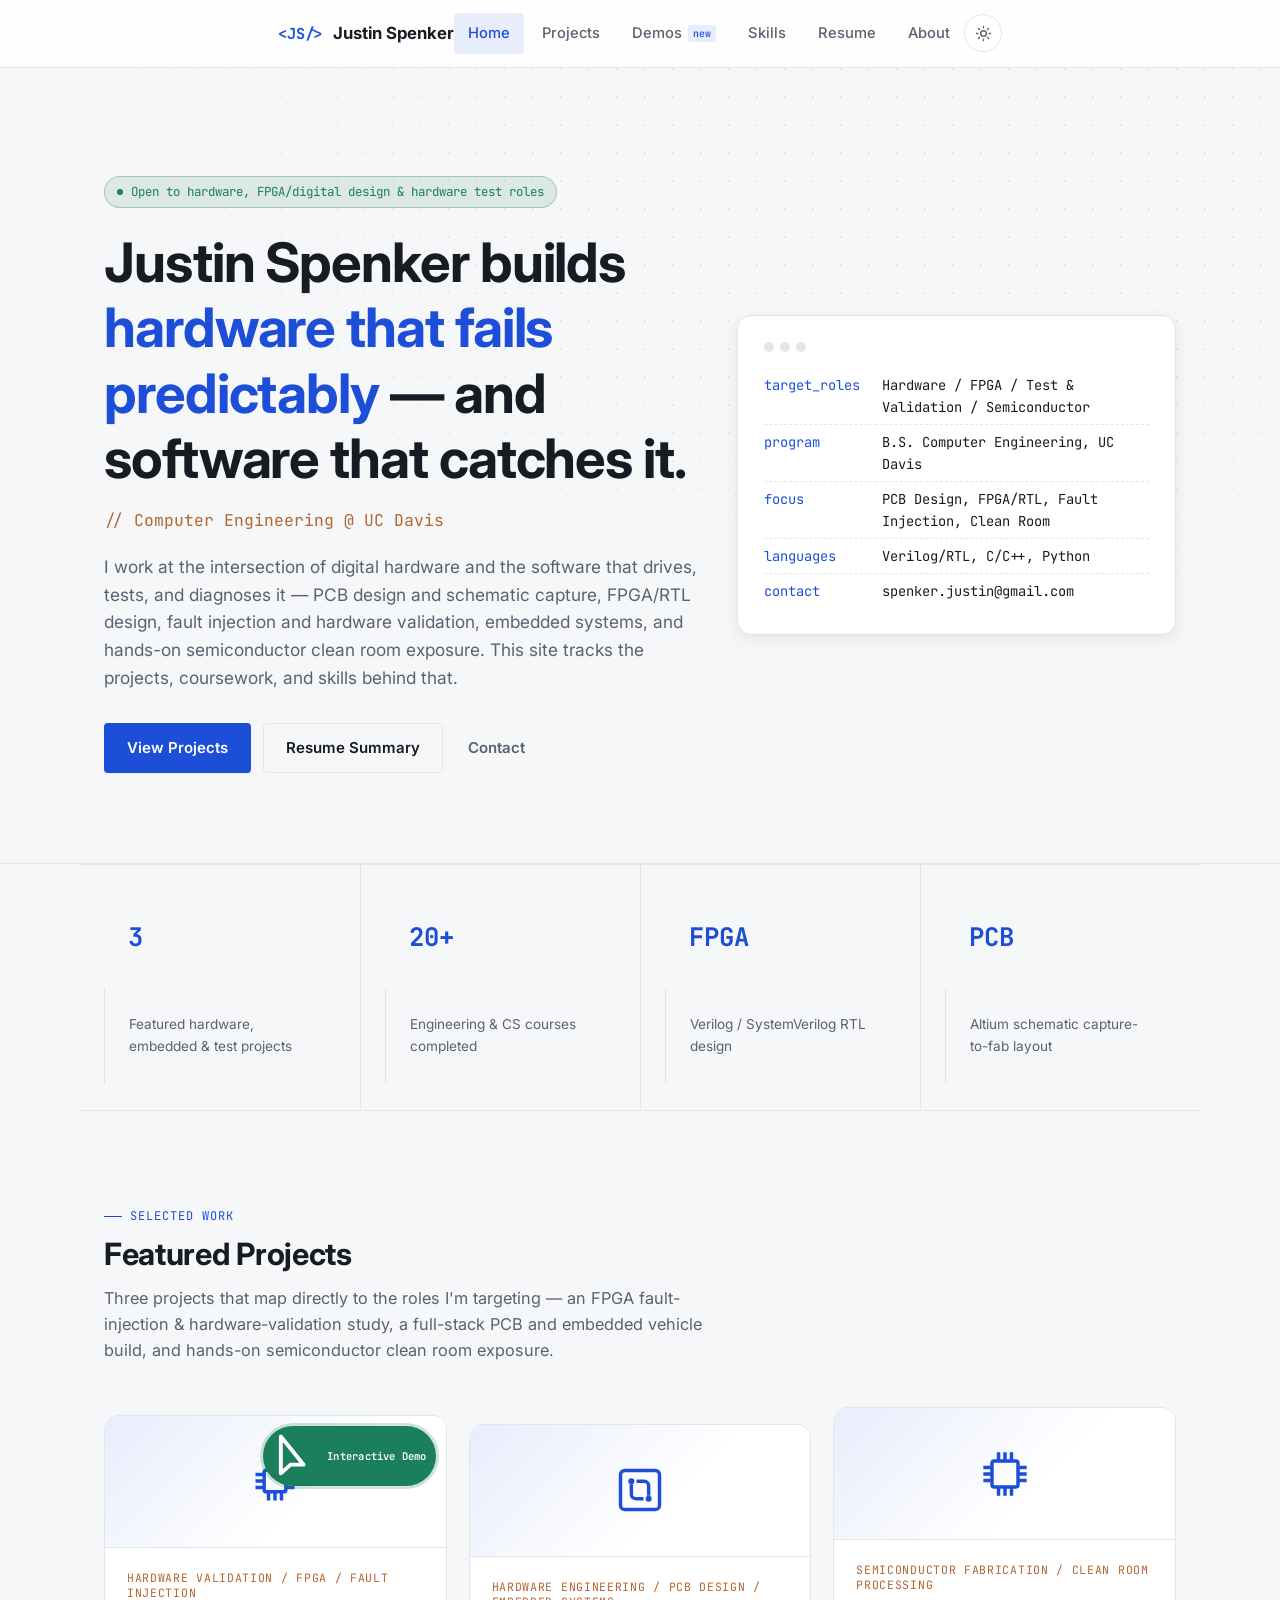
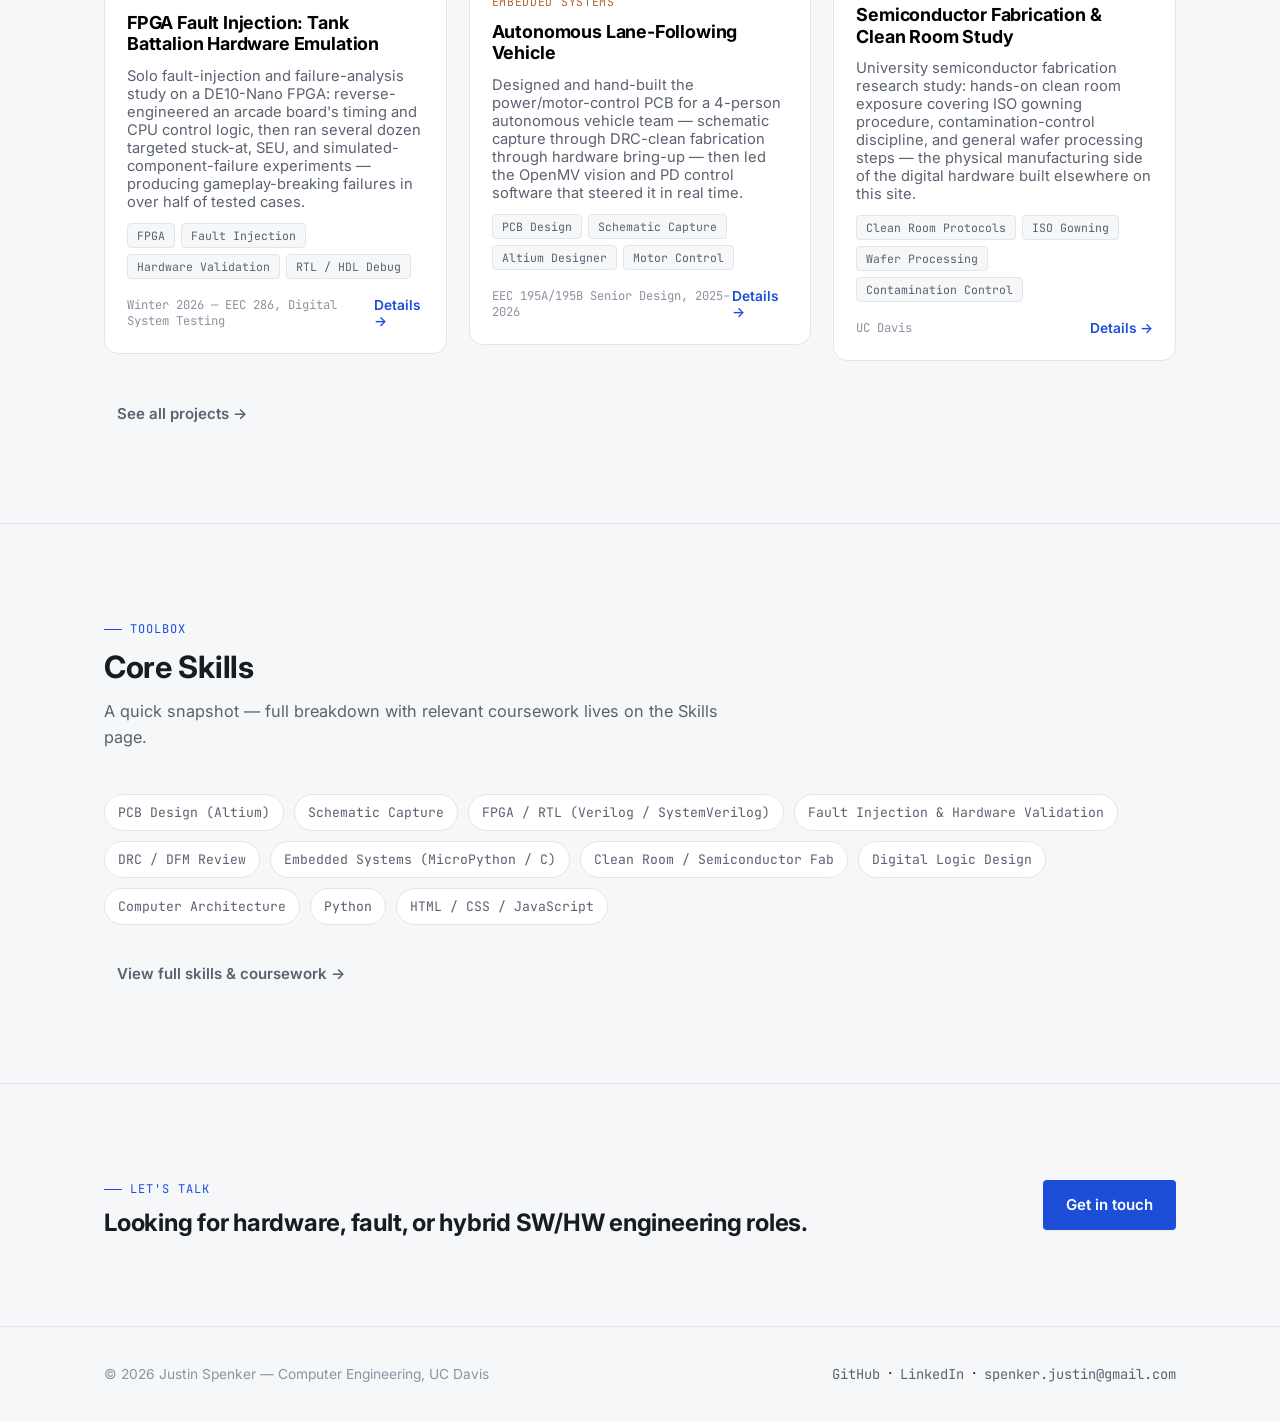
<file: index.html>
<!DOCTYPE html>
<html lang="en">
<head>
<meta charset="UTF-8" />
<meta name="viewport" content="width=device-width, initial-scale=1.0" />
<title>Justin Spenker — Computer Engineer</title>
<meta name="description" content="Justin Spenker — Computer Engineering student at UC Davis specializing in hardware, fault engineering, and embedded systems." />
<link rel="preconnect" href="https://fonts.googleapis.com">
<link href="https://fonts.googleapis.com/css2?family=Inter:wght@400;500;600;700&family=JetBrains+Mono:wght@400;500;700&display=swap" rel="stylesheet">
<link rel="stylesheet" href="css/style.css" />
</head>
<body data-page="home">

  <div id="site-header"></div>

  <main>
    <!-- ===== Hero ===== -->
    <section class="hero">
      <div class="container hero-inner">
        <div>
          <span class="hero-badge"><span class="dot"></span>Open to hardware, FPGA/digital design &amp; hardware test roles</span>
          <h1>Justin Spenker builds <span class="accent">hardware that fails predictably</span> — and software that catches it.</h1>
          <div class="role-line">// Computer Engineering @ UC Davis</div>
          <p class="lede">
            I work at the intersection of digital hardware and the software that drives, tests, and diagnoses it — PCB design and
            schematic capture, FPGA/RTL design, fault injection and hardware validation, embedded systems, and hands-on
            semiconductor clean room exposure. This site tracks the projects, coursework, and skills behind that.
          </p>
          <div class="hero-cta">
            <a href="projects.html" class="btn btn-primary">View Projects</a>
            <a href="resume.html" class="btn btn-outline">Resume Summary</a>
            <a href="mailto:spenker.justin@gmail.com" class="btn btn-ghost">Contact</a>
          </div>
        </div>
        <div class="hero-panel">
          <div class="panel-dots"><span></span><span></span><span></span></div>
          <div class="panel-line"><span class="k">target_roles</span><span class="v">Hardware / FPGA / Test &amp; Validation / Semiconductor</span></div>
          <div class="panel-line"><span class="k">program</span><span class="v">B.S. Computer Engineering, UC Davis</span></div>
          <div class="panel-line"><span class="k">focus</span><span class="v">PCB Design, FPGA/RTL, Fault Injection, Clean Room</span></div>
          <div class="panel-line"><span class="k">languages</span><span class="v">Verilog/RTL, C/C++, Python</span></div>
          <div class="panel-line"><span class="k">contact</span><span class="v"><a href="mailto:spenker.justin@gmail.com" style="color:inherit;">spenker.justin@gmail.com</a></span></div>
        </div>
      </div>
    </section>

    <!-- ===== Stat strip ===== -->
    <div class="stat-strip container" style="padding-left:0; padding-right:0; max-width: var(--max-w); margin:0 auto;">
      <div><div class="num">3</div><div class="label">Featured hardware, embedded &amp; test projects</div></div>
      <div><div class="num">20+</div><div class="label">Engineering &amp; CS courses completed</div></div>
      <div><div class="num">FPGA</div><div class="label">Verilog / SystemVerilog RTL design</div></div>
      <div><div class="num">PCB</div><div class="label">Altium schematic capture-to-fab layout</div></div>
    </div>

    <!-- ===== Featured Projects ===== -->
    <section class="section">
      <div class="container">
        <div class="section-head">
          <span class="eyebrow">Selected Work</span>
          <h2>Featured Projects</h2>
          <p>Three projects that map directly to the roles I'm targeting — an FPGA fault-injection &amp; hardware-validation study, a full-stack PCB and embedded vehicle build, and hands-on semiconductor clean room exposure.</p>
        </div>
        <div class="project-grid" id="featured-projects"></div>
        <div style="margin-top:32px;">
          <a href="projects.html" class="btn btn-ghost">See all projects &rarr;</a>
        </div>
      </div>
    </section>

    <!-- ===== Skills strip ===== -->
    <section class="section">
      <div class="container">
        <div class="section-head">
          <span class="eyebrow">Toolbox</span>
          <h2>Core Skills</h2>
          <p>A quick snapshot — full breakdown with relevant coursework lives on the Skills page.</p>
        </div>
        <div class="chip-row">
          <span class="chip">PCB Design (Altium)</span>
          <span class="chip">Schematic Capture</span>
          <span class="chip">FPGA / RTL (Verilog / SystemVerilog)</span>
          <span class="chip">Fault Injection &amp; Hardware Validation</span>
          <span class="chip">DRC / DFM Review</span>
          <span class="chip">Embedded Systems (MicroPython / C)</span>
          <span class="chip">Clean Room / Semiconductor Fab</span>
          <span class="chip">Digital Logic Design</span>
          <span class="chip">Computer Architecture</span>
          <span class="chip">Python</span>
          <span class="chip">HTML / CSS / JavaScript</span>
        </div>
        <div style="margin-top:28px;">
          <a href="skills.html" class="btn btn-ghost">View full skills &amp; coursework &rarr;</a>
        </div>
      </div>
    </section>

    <!-- ===== CTA ===== -->
    <section class="section" style="border-bottom:none;">
      <div class="container" style="display:flex; justify-content:space-between; align-items:center; flex-wrap:wrap; gap:20px;">
        <div>
          <span class="eyebrow">Let's talk</span>
          <h2 style="margin-top:10px; font-size:1.5rem;">Looking for hardware, fault, or hybrid SW/HW engineering roles.</h2>
        </div>
        <a href="resume.html" class="btn btn-primary">Get in touch</a>
      </div>
    </section>
  </main>

  <div id="site-footer"></div>

  <div class="modal-overlay" id="project-modal"></div>

  <script src="js/main.js"></script>
  <script src="js/components.js"></script>
  <script src="js/data.js"></script>
  <script src="js/render.js"></script>
  <script>
    document.addEventListener("DOMContentLoaded", () => {
      renderFeaturedProjects();
      initModalOverlay();
    });
  </script>
</body>
</html>
</file>
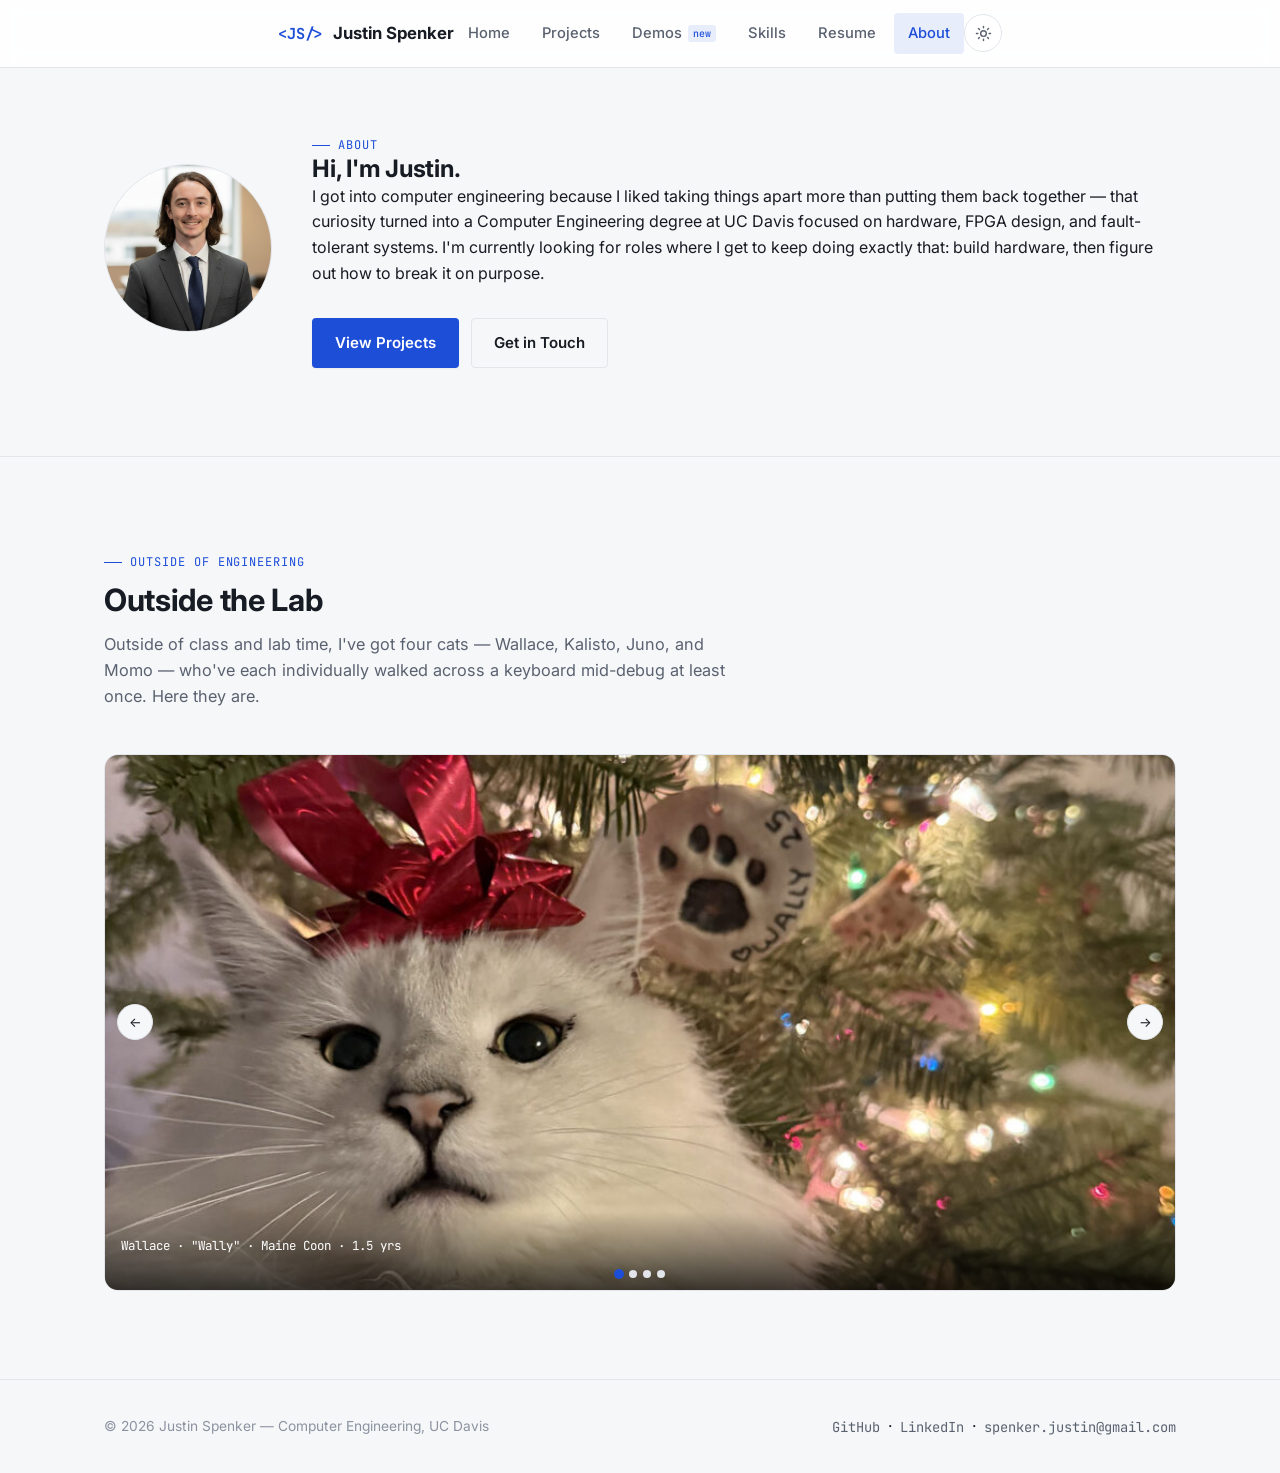
<file: about.html>
<!DOCTYPE html>
<html lang="en">
<head>
<meta charset="UTF-8" />
<meta name="viewport" content="width=device-width, initial-scale=1.0" />
<title>About — Justin Spenker</title>
<meta name="description" content="A bit about Justin Spenker outside of coursework and projects." />
<link rel="preconnect" href="https://fonts.googleapis.com">
<link href="https://fonts.googleapis.com/css2?family=Inter:wght@400;500;600;700&family=JetBrains+Mono:wght@400;500;700&display=swap" rel="stylesheet">
<link rel="stylesheet" href="css/style.css" />
</head>
<body data-page="about">

  <div id="site-header"></div>

  <main>
    <!-- ===== About hero ===== -->
    <section class="section" style="padding-top:60px;">
      <div class="container about-hero">
        <img src="assets/img/headshot.jpg" alt="Justin Spenker" class="avatar-photo">

        <div>
          <span class="eyebrow">About</span>
          <h2>Hi, I'm Justin.</h2>
          <p class="lede">
            I got into computer engineering because I liked taking things apart more than putting them back together —
            that curiosity turned into a Computer Engineering degree at UC Davis focused on hardware, FPGA design,
            and fault-tolerant systems. I'm currently looking for roles where I get to keep doing exactly that: build
            hardware, then figure out how to break it on purpose.
          </p>
          <div class="hero-cta">
            <a href="projects.html" class="btn btn-primary">View Projects</a>
            <a href="resume.html" class="btn btn-outline">Get in Touch</a>
          </div>
        </div>
      </div>
    </section>

    <!-- ===== Outside of engineering ===== -->
    <section class="section" style="border-bottom:none;">
      <div class="container">
        <div class="section-head">
          <span class="eyebrow">Outside of Engineering</span>
          <h2>Outside the Lab</h2>
          <p>Outside of class and lab time, I've got four cats — Wallace, Kalisto, Juno, and Momo — who've each individually walked across a keyboard mid-debug at least once. Here they are.</p>
        </div>

        <!--
          Add or remove .cat-slide blocks to change the photo count — the
          carousel (js/about.js) adjusts automatically to however many
          slides are present.
        -->
        <div class="carousel" id="cat-carousel">
          <div class="carousel-track" id="cat-track">
            <div class="cat-slide">
              <img src="assets/img/wallace.jpg" alt="Wallace (Wally), a Maine Coon, 1.5 years old, wearing a Christmas bow" loading="lazy" style="object-position: 50% 45%;">
              <span class="cat-caption">Wallace &middot; "Wally" &middot; Maine Coon &middot; 1.5 yrs</span>
            </div>
            <div class="cat-slide">
              <img src="assets/img/kali.jpg" alt="Kalisto (Kali), 3 years old, being held up by the Christmas stockings" loading="lazy" style="object-position: 50% 45%;">
              <span class="cat-caption">Kalisto &middot; "Kali" &middot; 3 yrs</span>
            </div>
            <div class="cat-slide">
              <img src="assets/img/juno.jpg" alt="Juno, 3 years old, napping" loading="lazy" style="object-position: 50% 72%;">
              <span class="cat-caption">Juno &middot; 3 yrs</span>
            </div>
            <div class="cat-slide">
              <img src="assets/img/momo.jpg" alt="Momo, 2 years old, mid-groom" loading="lazy" style="object-position: 50% 45%;">
              <span class="cat-caption">Momo &middot; 2 yrs</span>
            </div>
          </div>
          <button class="carousel-btn prev" id="cat-prev" type="button" aria-label="Previous photo">&larr;</button>
          <button class="carousel-btn next" id="cat-next" type="button" aria-label="Next photo">&rarr;</button>
          <div class="carousel-dots" id="cat-dots"></div>
        </div>
      </div>
    </section>
  </main>

  <div id="site-footer"></div>

  <script src="js/main.js"></script>
  <script src="js/components.js"></script>
  <script src="js/about.js"></script>
</body>
</html>
</file>
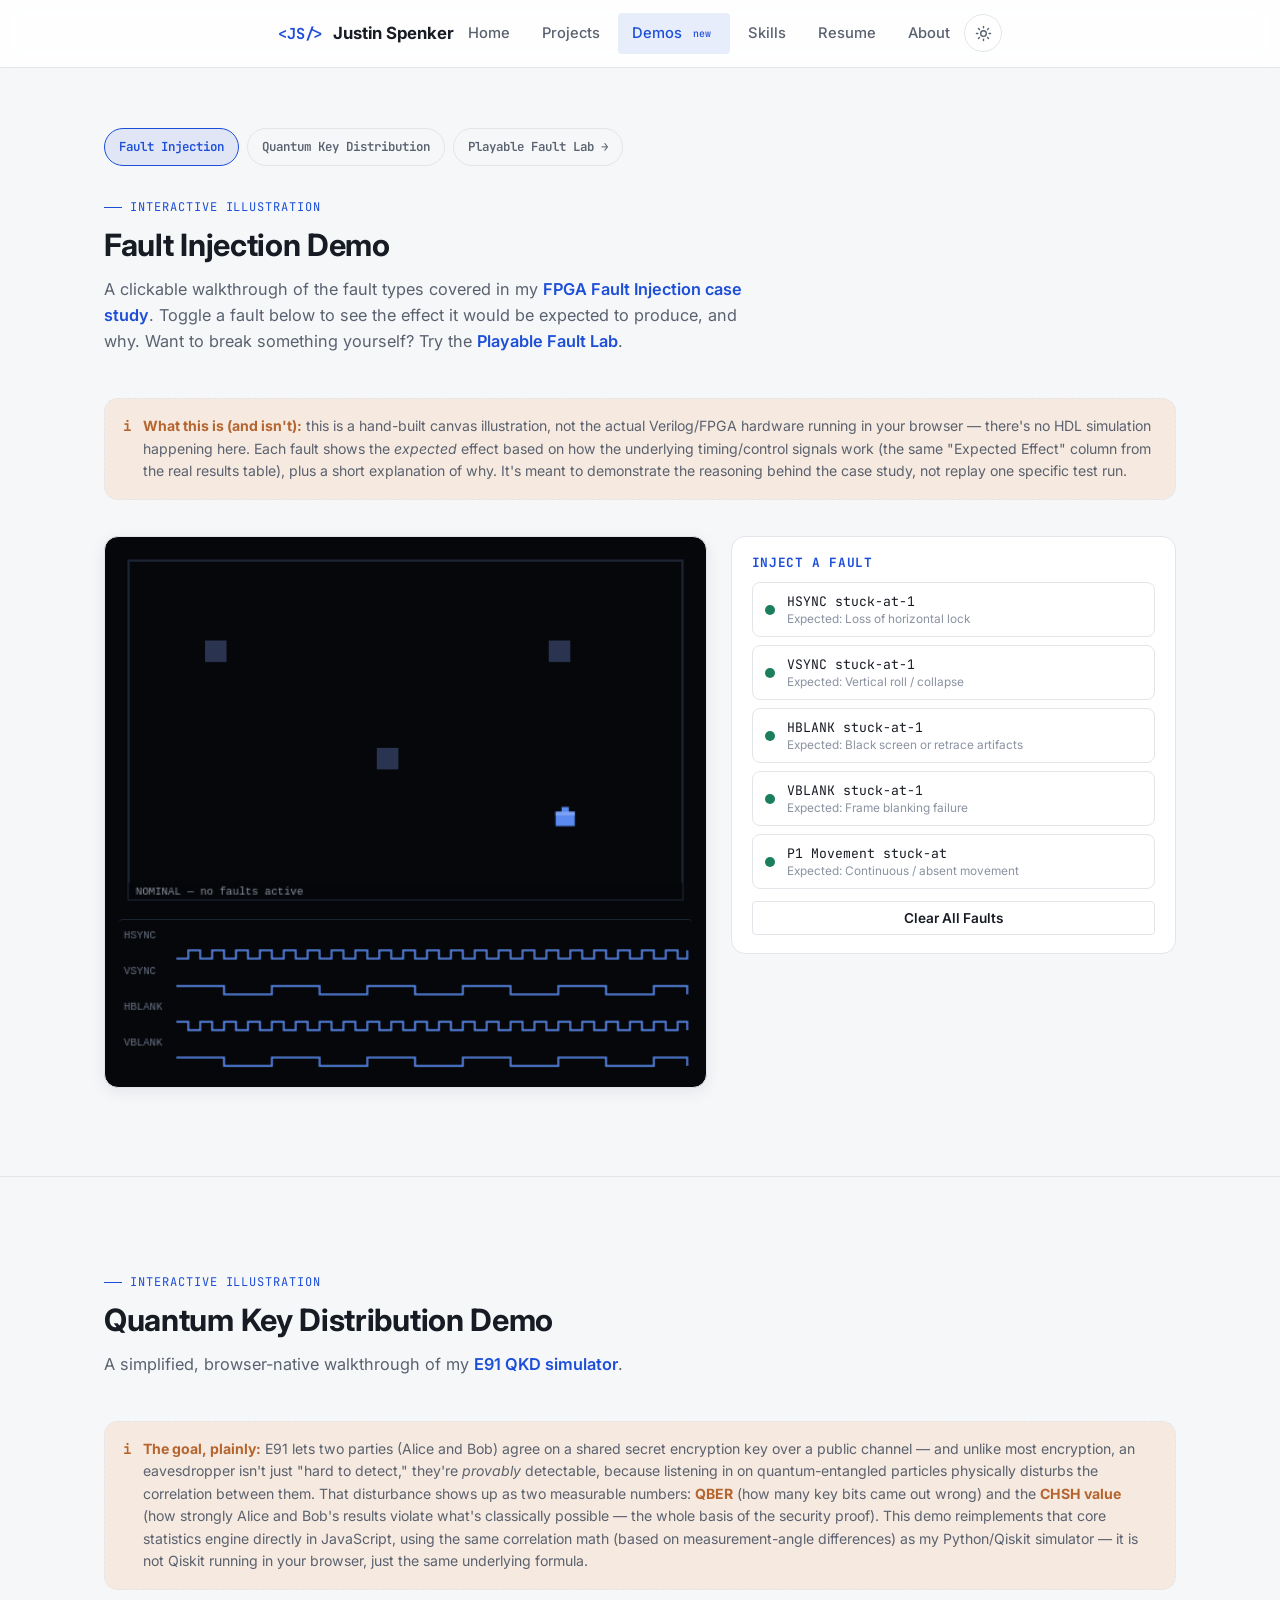
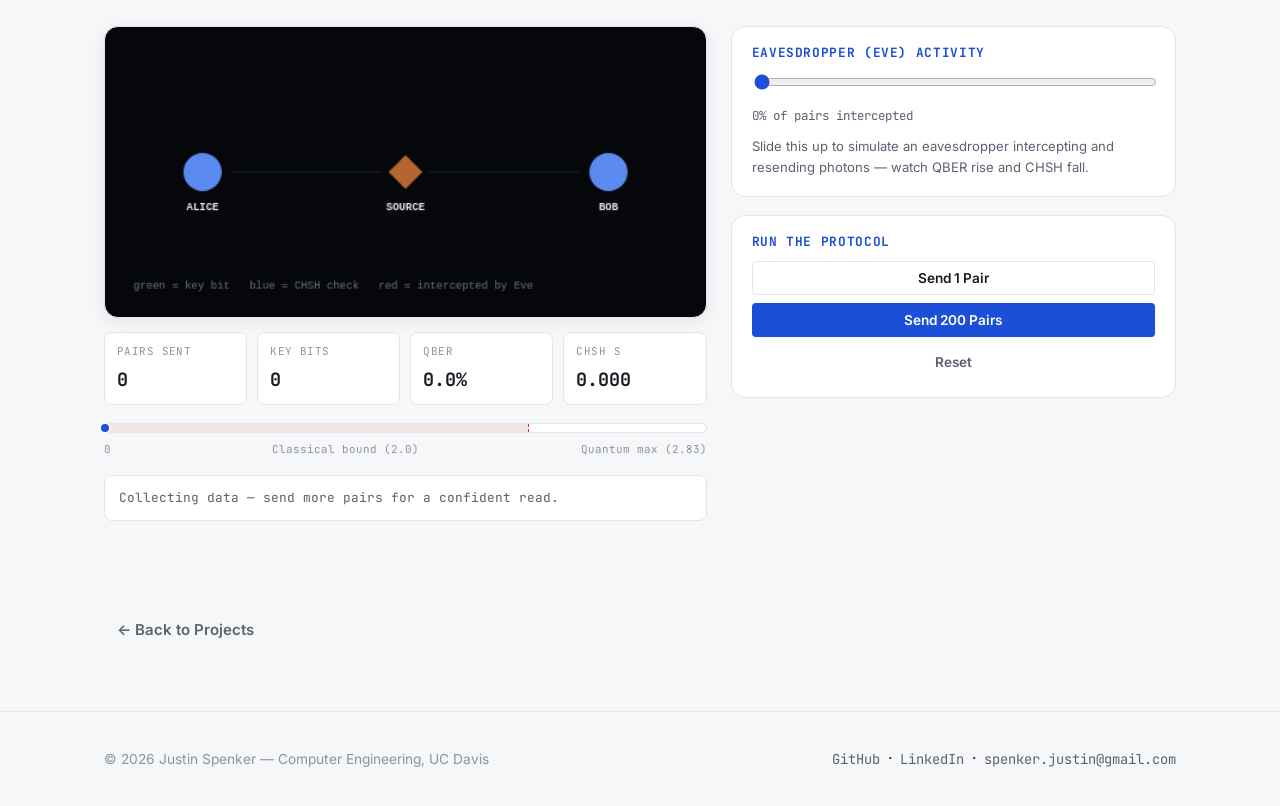
<file: demo-fault-injection.html>
<!DOCTYPE html>
<html lang="en">
<head>
<meta charset="UTF-8" />
<meta name="viewport" content="width=device-width, initial-scale=1.0" />
<title>Interactive Demos — Justin Spenker</title>
<meta name="description" content="Interactive illustrations of two projects: FPGA fault injection / hardware validation, and E91 quantum key distribution." />
<link rel="preconnect" href="https://fonts.googleapis.com">
<link href="https://fonts.googleapis.com/css2?family=Inter:wght@400;500;600;700&family=JetBrains+Mono:wght@400;500;700&display=swap" rel="stylesheet">
<link rel="stylesheet" href="css/style.css" />
</head>
<body data-page="demo">

  <div id="site-header"></div>

  <main>
    <!-- ===== Fault Injection Demo ===== -->
    <section class="section" id="fault-injection" style="padding-top:60px;">
      <div class="container">
        <div class="demo-jump">
          <a href="#fault-injection" class="demo-jump-link active">Fault Injection</a>
          <a href="#qkd" class="demo-jump-link">Quantum Key Distribution</a>
          <a href="lab.html" class="demo-jump-link">Playable Fault Lab &rarr;</a>
        </div>

        <div class="section-head">
          <span class="eyebrow">Interactive Illustration</span>
          <h2>Fault Injection Demo</h2>
          <p>A clickable walkthrough of the fault types covered in my <a href="projects.html" style="color:var(--accent); font-weight:600;">FPGA Fault Injection case study</a>. Toggle a fault below to see the effect it would be expected to produce, and why. Want to break something yourself? Try the <a href="lab.html" style="color:var(--accent); font-weight:600;">Playable Fault Lab</a>.</p>
        </div>

        <div class="demo-disclaimer">
          <span class="mono" style="color:var(--copper); font-weight:700;">i</span>
          <div>
            <strong>What this is (and isn't):</strong> this is a hand-built canvas illustration, not the actual Verilog/FPGA hardware running in your browser — there's no HDL simulation happening here. Each fault shows the <em>expected</em> effect based on how the underlying timing/control signals work (the same "Expected Effect" column from the real results table), plus a short explanation of why. It's meant to demonstrate the reasoning behind the case study, not replay one specific test run.
          </div>
        </div>

        <div class="demo-layout">
          <div>
            <div class="demo-monitor">
              <canvas id="demo-canvas" width="480" height="300"></canvas>
              <canvas id="signal-canvas" width="480" height="120"></canvas>
            </div>
          </div>

          <div class="demo-side">
            <div class="demo-panel">
              <h4>Inject a Fault</h4>
              <div id="fault-controls"></div>
              <button id="reset-faults" class="btn btn-outline btn-sm" style="width:100%; justify-content:center; margin-top:12px;" type="button">Clear All Faults</button>
            </div>
          </div>
        </div>
      </div>
    </section>

    <!-- ===== QKD Demo ===== -->
    <section class="section" id="qkd" style="border-bottom:none;">
      <div class="container">
        <div class="section-head">
          <span class="eyebrow">Interactive Illustration</span>
          <h2>Quantum Key Distribution Demo</h2>
          <p>A simplified, browser-native walkthrough of my <a href="projects.html" style="color:var(--accent); font-weight:600;">E91 QKD simulator</a>.</p>
        </div>

        <div class="demo-disclaimer">
          <span class="mono" style="color:var(--copper); font-weight:700;">i</span>
          <div>
            <strong>The goal, plainly:</strong> E91 lets two parties (Alice and Bob) agree on a shared secret encryption key over a public channel — and unlike most encryption, an eavesdropper isn't just "hard to detect," they're <em>provably</em> detectable, because listening in on quantum-entangled particles physically disturbs the correlation between them. That disturbance shows up as two measurable numbers: <strong>QBER</strong> (how many key bits came out wrong) and the <strong>CHSH value</strong> (how strongly Alice and Bob's results violate what's classically possible — the whole basis of the security proof). This demo reimplements that core statistics engine directly in JavaScript, using the same correlation math (based on measurement-angle differences) as my Python/Qiskit simulator — it is not Qiskit running in your browser, just the same underlying formula.
          </div>
        </div>

        <div class="demo-layout">
          <div>
            <div class="demo-monitor">
              <canvas id="qkd-canvas" width="480" height="220"></canvas>
            </div>
            <div class="qkd-stats">
              <div class="qkd-stat"><span class="qs-label">Pairs Sent</span><span class="qs-value" id="qkd-pairs">0</span></div>
              <div class="qkd-stat"><span class="qs-label">Key Bits</span><span class="qs-value" id="qkd-keybits">0</span></div>
              <div class="qkd-stat"><span class="qs-label">QBER</span><span class="qs-value" id="qkd-qber">0.0%</span></div>
              <div class="qkd-stat"><span class="qs-label">CHSH S</span><span class="qs-value" id="qkd-chsh">0.000</span></div>
            </div>
            <div class="qkd-gauge-wrap">
              <div class="qkd-gauge-track">
                <div class="qkd-gauge-zone-classical"></div>
                <div class="qkd-gauge-fill" id="qkd-gauge-fill"></div>
                <div class="qkd-gauge-marker" id="qkd-gauge-marker"></div>
              </div>
              <div class="qkd-gauge-labels">
                <span>0</span>
                <span>Classical bound (2.0)</span>
                <span>Quantum max (2.83)</span>
              </div>
            </div>
            <div class="qkd-verdict" id="qkd-verdict">Send some pairs to check channel security &rarr;</div>
          </div>

          <div class="demo-side">
            <div class="demo-panel">
              <h4>Eavesdropper (Eve) Activity</h4>
              <input type="range" id="qkd-eve-slider" min="0" max="100" value="0" class="qkd-slider" />
              <div class="qkd-slider-value"><span id="qkd-eve-value">0</span>% of pairs intercepted</div>
              <p style="font-size:0.82rem; color:var(--text-muted); margin-top:10px;">Slide this up to simulate an eavesdropper intercepting and resending photons — watch QBER rise and CHSH fall.</p>
            </div>
            <div class="demo-panel">
              <h4>Run the Protocol</h4>
              <button id="qkd-send-1" class="btn btn-outline btn-sm" style="width:100%; justify-content:center; margin-bottom:8px;" type="button">Send 1 Pair</button>
              <button id="qkd-send-100" class="btn btn-primary btn-sm" style="width:100%; justify-content:center; margin-bottom:8px;" type="button">Send 200 Pairs</button>
              <button id="qkd-reset" class="btn btn-ghost btn-sm" style="width:100%; justify-content:center;" type="button">Reset</button>
            </div>
          </div>
        </div>
      </div>
    </section>

    <div class="container" style="padding-bottom:60px;">
      <a href="projects.html" class="btn btn-ghost">&larr; Back to Projects</a>
    </div>
  </main>

  <div id="site-footer"></div>

  <script src="js/main.js"></script>
  <script src="js/components.js"></script>
  <script src="js/fault-demo.js"></script>
  <script src="js/qkd-demo.js"></script>
</body>
</html>
</file>
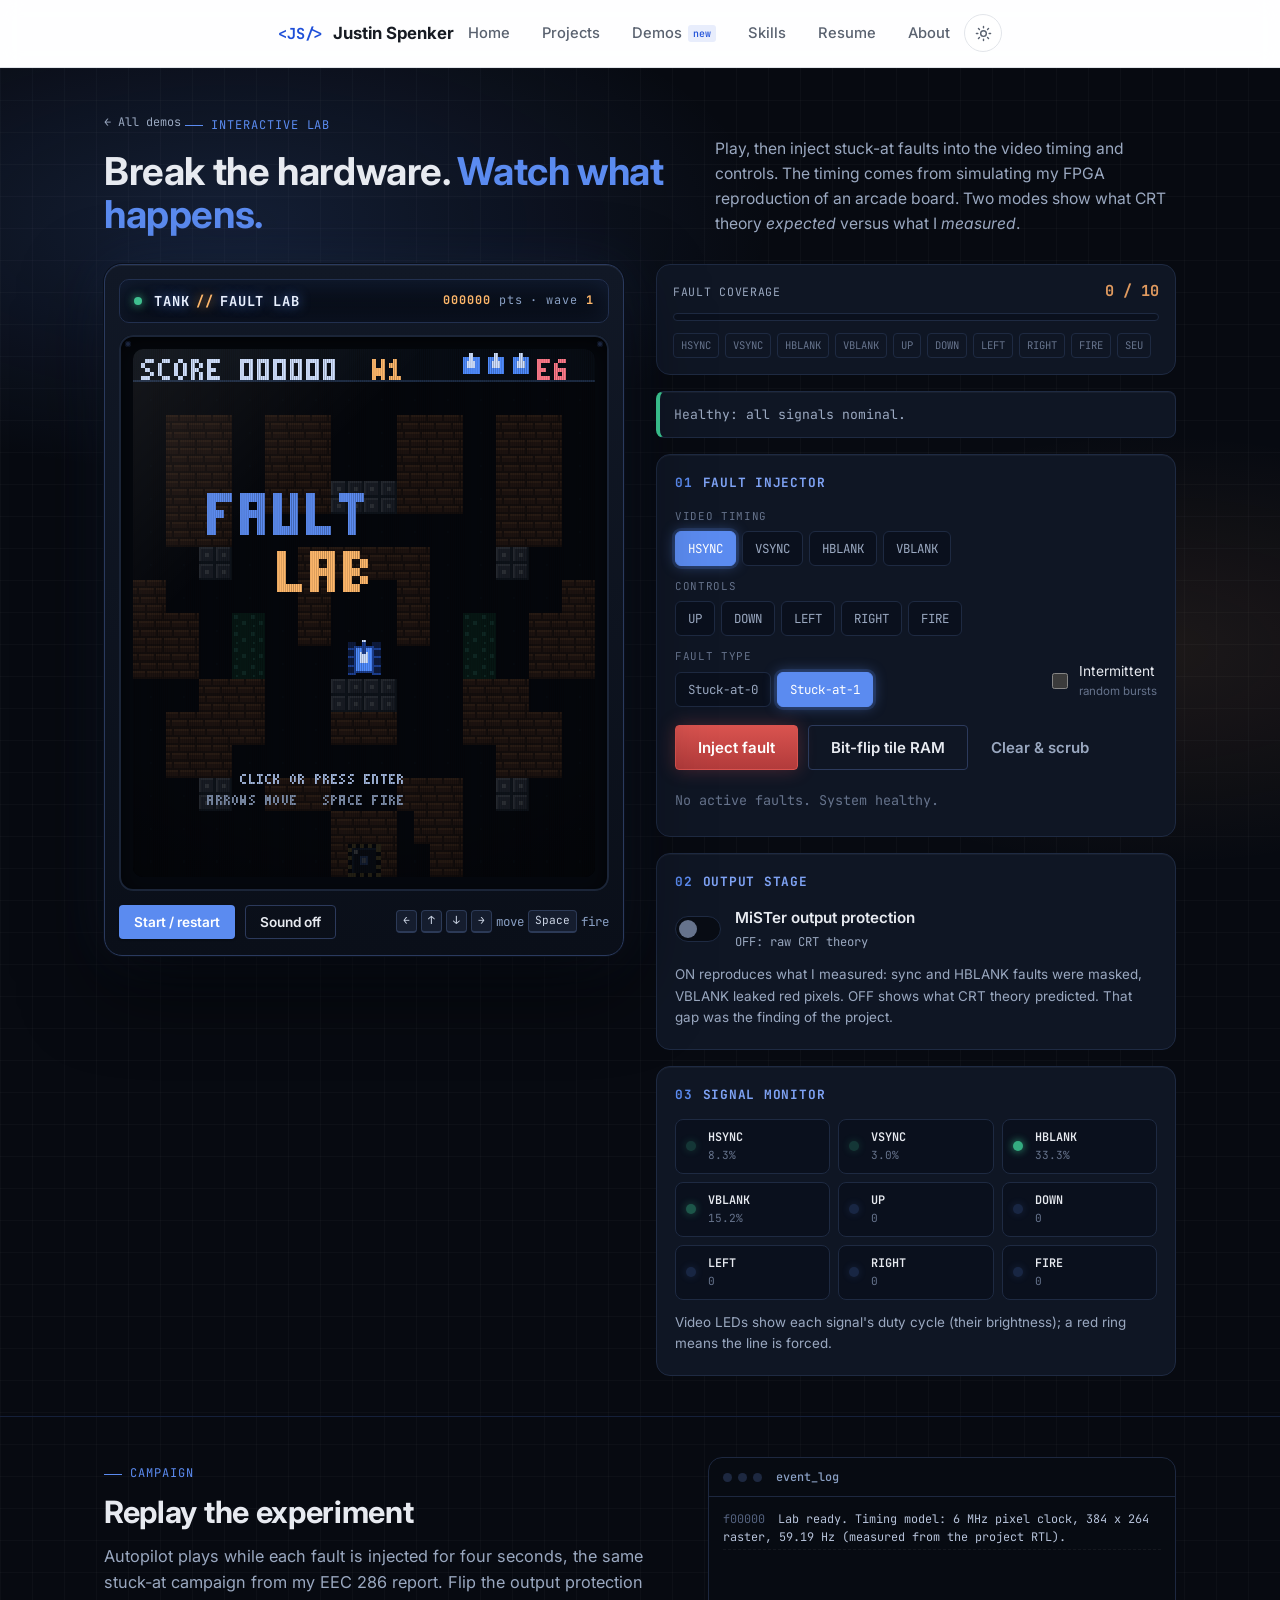
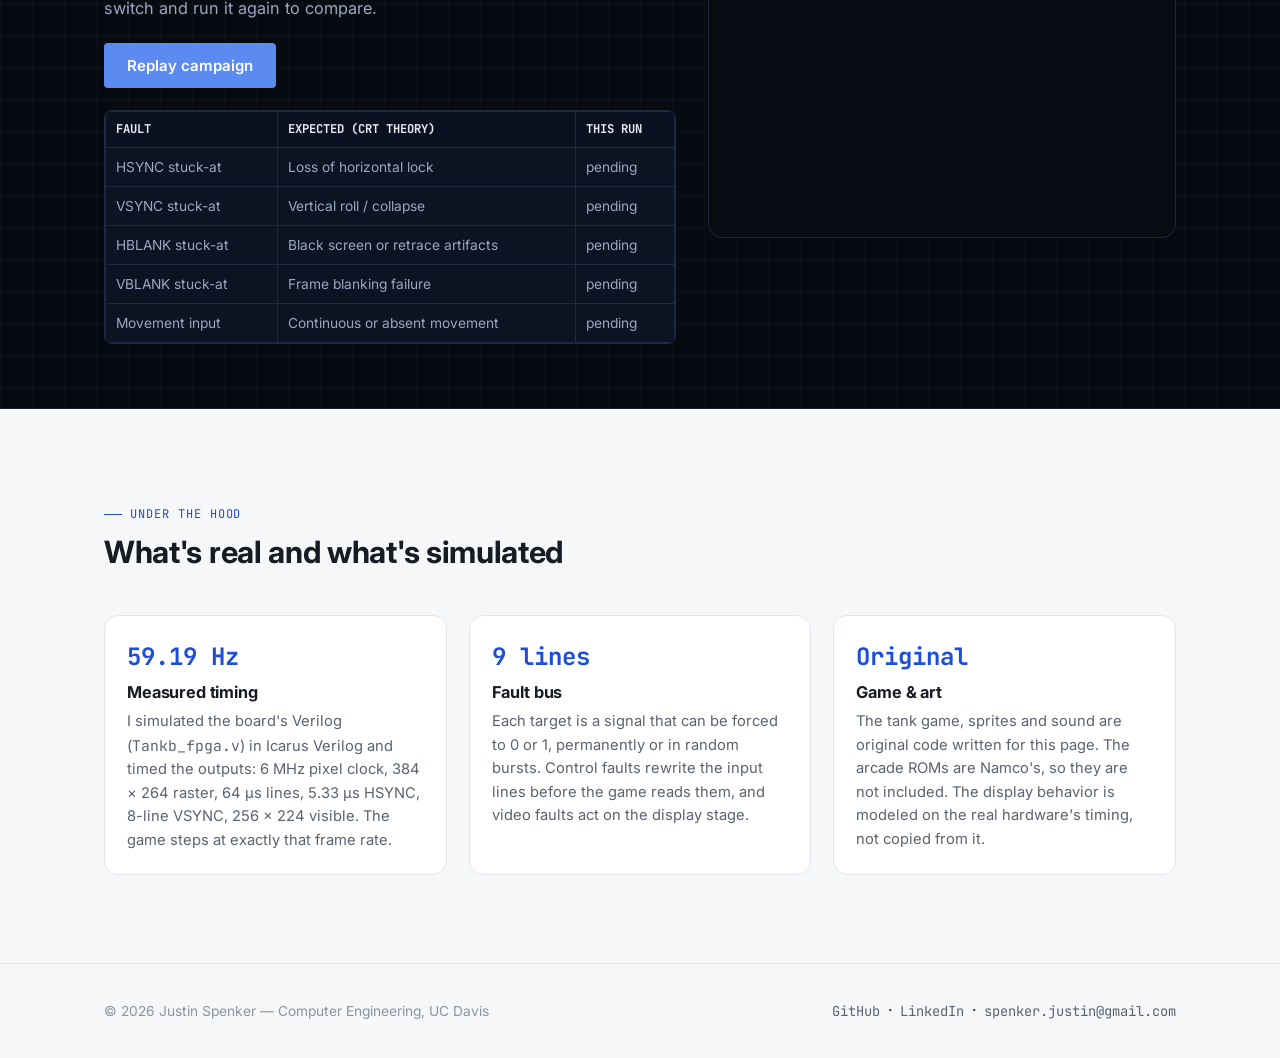
<file: lab.html>
<!DOCTYPE html>
<html lang="en">
<head>
<meta charset="UTF-8" />
<meta name="viewport" content="width=device-width, initial-scale=1.0" />
<title>Fault Lab — Justin Spenker</title>
<meta name="description" content="Interactive fault-injection lab: play a tank game and inject stuck-at faults into its video timing, based on a real FPGA reproduction of an arcade board." />
<link rel="preconnect" href="https://fonts.googleapis.com">
<link href="https://fonts.googleapis.com/css2?family=Inter:wght@400;500;600;700&family=JetBrains+Mono:wght@400;500;700&display=swap" rel="stylesheet">
<link rel="stylesheet" href="css/style.css" />
<link rel="stylesheet" href="css/lab.css" />
</head>
<body data-page="lab">

  <div id="site-header"></div>

  <main>
    <div class="lab-dark">
    <section class="lab-hero">
      <div class="container hero-row">
        <div>
          <a href="demo-fault-injection.html" class="back-link">&larr; All demos</a>
          <span class="eyebrow">Interactive Lab</span>
          <h1>Break the hardware. <span class="accent">Watch what happens.</span></h1>
        </div>
        <p class="lede">
          Play, then inject stuck-at faults into the video timing and controls. The timing comes from simulating my FPGA
          reproduction of an arcade board. Two modes show what CRT theory <em>expected</em> versus what I <em>measured</em>.
        </p>
      </div>
    </section>

    <section class="lab-main">
      <div class="container lab-grid">

        <!-- ================= CABINET ================= -->
        <div class="cabinet" id="cabinet" data-alert="0">
          <div class="marquee">
            <span class="cab-led" id="cab-led"></span>
            <span class="cab-title">TANK<i>//</i>FAULT&nbsp;LAB</span>
            <span class="cab-meta"><b id="hud-score">000000</b> pts &middot; wave <b id="hud-wave">1</b></span>
          </div>

          <div class="bezel">
            <div class="crt" id="stage" tabindex="0" role="application" aria-label="Tank game. Arrow keys or WASD to move, space to fire, enter to start.">
              <canvas id="screen" width="224" height="256"></canvas>
              <div class="scan" aria-hidden="true"></div>
              <div class="glass" aria-hidden="true"></div>
              <div class="osd" id="osd" hidden></div>
              <button class="overlay-play" id="overlay-play" type="button">
                <span>Click to play</span>
                <small>arrows / WASD move &middot; space fires</small>
              </button>
            </div>
          </div>

          <div class="cab-bar">
            <button class="btn btn-primary btn-sm" id="btn-start" type="button">Start / restart</button>
            <button class="btn btn-outline btn-sm" id="btn-sound" type="button" aria-pressed="false">
              <span>Sound off</span>
            </button>
            <span class="keys" aria-hidden="true"><kbd>&larr;</kbd><kbd>&uarr;</kbd><kbd>&darr;</kbd><kbd>&rarr;</kbd> move <kbd>Space</kbd> fire</span>
          </div>

          <div class="touch" aria-label="Touch controls">
            <div class="dpad">
              <button type="button" data-key="up" aria-label="Up">&uarr;</button>
              <button type="button" data-key="left" aria-label="Left">&larr;</button>
              <button type="button" data-key="right" aria-label="Right">&rarr;</button>
              <button type="button" data-key="down" aria-label="Down">&darr;</button>
            </div>
            <button type="button" class="fire" data-key="fire" aria-label="Fire">FIRE</button>
          </div>
        </div>

        <!-- ================= CONTROL PANEL ================= -->
        <aside class="panel" aria-label="Fault injector">

          <div class="coverage" id="coverage" aria-label="Fault coverage">
            <div class="cov-top"><span>Fault coverage</span><b id="cov-num">0 / 10</b></div>
            <div class="cov-bar"><i id="cov-fill"></i></div>
            <div class="cov-pips" id="cov-pips"></div>
          </div>

          <div class="status" id="status" data-state="ok" role="status" aria-live="polite"></div>

          <div class="card">
            <div class="card-h"><span class="idx">01</span> Fault injector</div>
            <div class="grp-l">Video timing</div>
            <div class="seg">
              <button type="button" data-target="HSYNC" aria-pressed="true">HSYNC</button>
              <button type="button" data-target="VSYNC" aria-pressed="false">VSYNC</button>
              <button type="button" data-target="HBLANK" aria-pressed="false">HBLANK</button>
              <button type="button" data-target="VBLANK" aria-pressed="false">VBLANK</button>
            </div>
            <div class="grp-l">Controls</div>
            <div class="seg">
              <button type="button" data-target="UP" aria-pressed="false">UP</button>
              <button type="button" data-target="DOWN" aria-pressed="false">DOWN</button>
              <button type="button" data-target="LEFT" aria-pressed="false">LEFT</button>
              <button type="button" data-target="RIGHT" aria-pressed="false">RIGHT</button>
              <button type="button" data-target="FIRE" aria-pressed="false">FIRE</button>
            </div>
            <div class="row-split">
              <div>
                <div class="grp-l">Fault type</div>
                <div class="seg two">
                  <button type="button" data-level="0" aria-pressed="false">Stuck-at-0</button>
                  <button type="button" data-level="1" aria-pressed="true">Stuck-at-1</button>
                </div>
              </div>
              <label class="chk"><input type="checkbox" id="chk-inter" /> <span>Intermittent<small>random bursts</small></span></label>
            </div>
            <div class="actions">
              <button class="btn btn-primary" id="btn-inject" type="button">Inject fault</button>
              <button class="btn btn-outline" id="btn-flip" type="button" title="Flip one random bit in the tile RAM (single-event upset)">Bit-flip tile RAM</button>
              <button class="btn btn-ghost" id="btn-clear" type="button">Clear &amp; scrub</button>
            </div>
            <div class="chips" id="chips" aria-live="polite"></div>
          </div>

          <div class="card">
            <div class="card-h"><span class="idx">02</span> Output stage</div>
            <div class="switch-row">
              <button class="switch" id="sw-protect" type="button" role="switch" aria-checked="false" aria-labelledby="protect-title"><i></i></button>
              <div>
                <div id="protect-title" class="sw-title">MiSTer output protection</div>
                <div class="sw-sub" id="protect-label">OFF: raw CRT theory</div>
              </div>
            </div>
            <p class="note">ON reproduces what I measured: sync and HBLANK faults were masked, VBLANK leaked red pixels. OFF shows what CRT theory predicted. That gap was the finding of the project.</p>
          </div>

          <div class="card">
            <div class="card-h"><span class="idx">03</span> Signal monitor</div>
            <div class="sig-grid">
              <div class="sig" data-sig="HSYNC"><i class="led"></i><b>HSYNC</b><span class="val"></span></div>
              <div class="sig" data-sig="VSYNC"><i class="led"></i><b>VSYNC</b><span class="val"></span></div>
              <div class="sig" data-sig="HBLANK"><i class="led"></i><b>HBLANK</b><span class="val"></span></div>
              <div class="sig" data-sig="VBLANK"><i class="led"></i><b>VBLANK</b><span class="val"></span></div>
              <div class="sig in" data-sig="UP"><i class="led"></i><b>UP</b><span class="val"></span></div>
              <div class="sig in" data-sig="DOWN"><i class="led"></i><b>DOWN</b><span class="val"></span></div>
              <div class="sig in" data-sig="LEFT"><i class="led"></i><b>LEFT</b><span class="val"></span></div>
              <div class="sig in" data-sig="RIGHT"><i class="led"></i><b>RIGHT</b><span class="val"></span></div>
              <div class="sig in" data-sig="FIRE"><i class="led"></i><b>FIRE</b><span class="val"></span></div>
            </div>
            <p class="note">Video LEDs show each signal's duty cycle (their brightness); a red ring means the line is forced.</p>
          </div>
        </aside>
      </div>
    </section>

    <!-- ================= CAMPAIGN + LOG ================= -->
    <section class="section lab-camp">
      <div class="container camp-grid">
        <div>
          <div class="section-head" style="margin-bottom:22px;">
            <span class="eyebrow">Campaign</span>
            <h2>Replay the experiment</h2>
            <p>Autopilot plays while each fault is injected for four seconds, the same stuck-at campaign from my EEC 286 report. Flip the output protection switch and run it again to compare.</p>
          </div>
          <button class="btn btn-primary" id="btn-campaign" type="button" aria-pressed="false">Replay campaign</button>
          <div class="table-wrap">
            <table class="result-table" id="results">
              <thead><tr><th>Fault</th><th>Expected (CRT theory)</th><th>This run</th></tr></thead>
              <tbody>
                <tr><td>HSYNC stuck-at</td><td>Loss of horizontal lock</td><td class="obs">pending</td></tr>
                <tr><td>VSYNC stuck-at</td><td>Vertical roll / collapse</td><td class="obs">pending</td></tr>
                <tr><td>HBLANK stuck-at</td><td>Black screen or retrace artifacts</td><td class="obs">pending</td></tr>
                <tr><td>VBLANK stuck-at</td><td>Frame blanking failure</td><td class="obs">pending</td></tr>
                <tr><td>Movement input</td><td>Continuous or absent movement</td><td class="obs">pending</td></tr>
              </tbody>
            </table>
          </div>
        </div>
        <div>
          <div class="term">
            <div class="term-h"><span></span><span></span><span></span><b>event_log</b></div>
            <div class="log" id="log" role="log" aria-live="off"></div>
          </div>
        </div>
      </div>
    </section>

    </div><!-- /lab-dark -->

    <!-- ================= HOW IT WORKS ================= -->
    <section class="section">
      <div class="container">
        <div class="section-head">
          <span class="eyebrow">Under the hood</span>
          <h2>What's real and what's simulated</h2>
        </div>
        <div class="facts">
          <div class="fact">
            <div class="num">59.19 Hz</div>
            <h3>Measured timing</h3>
            <p>I simulated the board's Verilog (<code class="mono">Tankb_fpga.v</code>) in Icarus Verilog and timed the outputs: 6 MHz pixel clock, 384 &times; 264 raster, 64 &micro;s lines, 5.33 &micro;s HSYNC, 8-line VSYNC, 256 &times; 224 visible. The game steps at exactly that frame rate.</p>
          </div>
          <div class="fact">
            <div class="num">9 lines</div>
            <h3>Fault bus</h3>
            <p>Each target is a signal that can be forced to 0 or 1, permanently or in random bursts. Control faults rewrite the input lines before the game reads them, and video faults act on the display stage.</p>
          </div>
          <div class="fact">
            <div class="num">Original</div>
            <h3>Game &amp; art</h3>
            <p>The tank game, sprites and sound are original code written for this page. The arcade ROMs are Namco's, so they are not included. The display behavior is modeled on the real hardware's timing, not copied from it.</p>
          </div>
        </div>
      </div>
    </section>
  </main>

  <div id="site-footer"></div>

  <script src="js/main.js"></script>
  <script src="js/components.js"></script>
  <script src="js/lab/tank-timing.js"></script>
  <script src="js/lab/tank-faults.js"></script>
  <script src="js/lab/tank-game.js"></script>
  <script src="js/lab/tank-crt.js"></script>
  <script src="js/lab/tank-lab.js"></script>
</body>
</html>
</file>
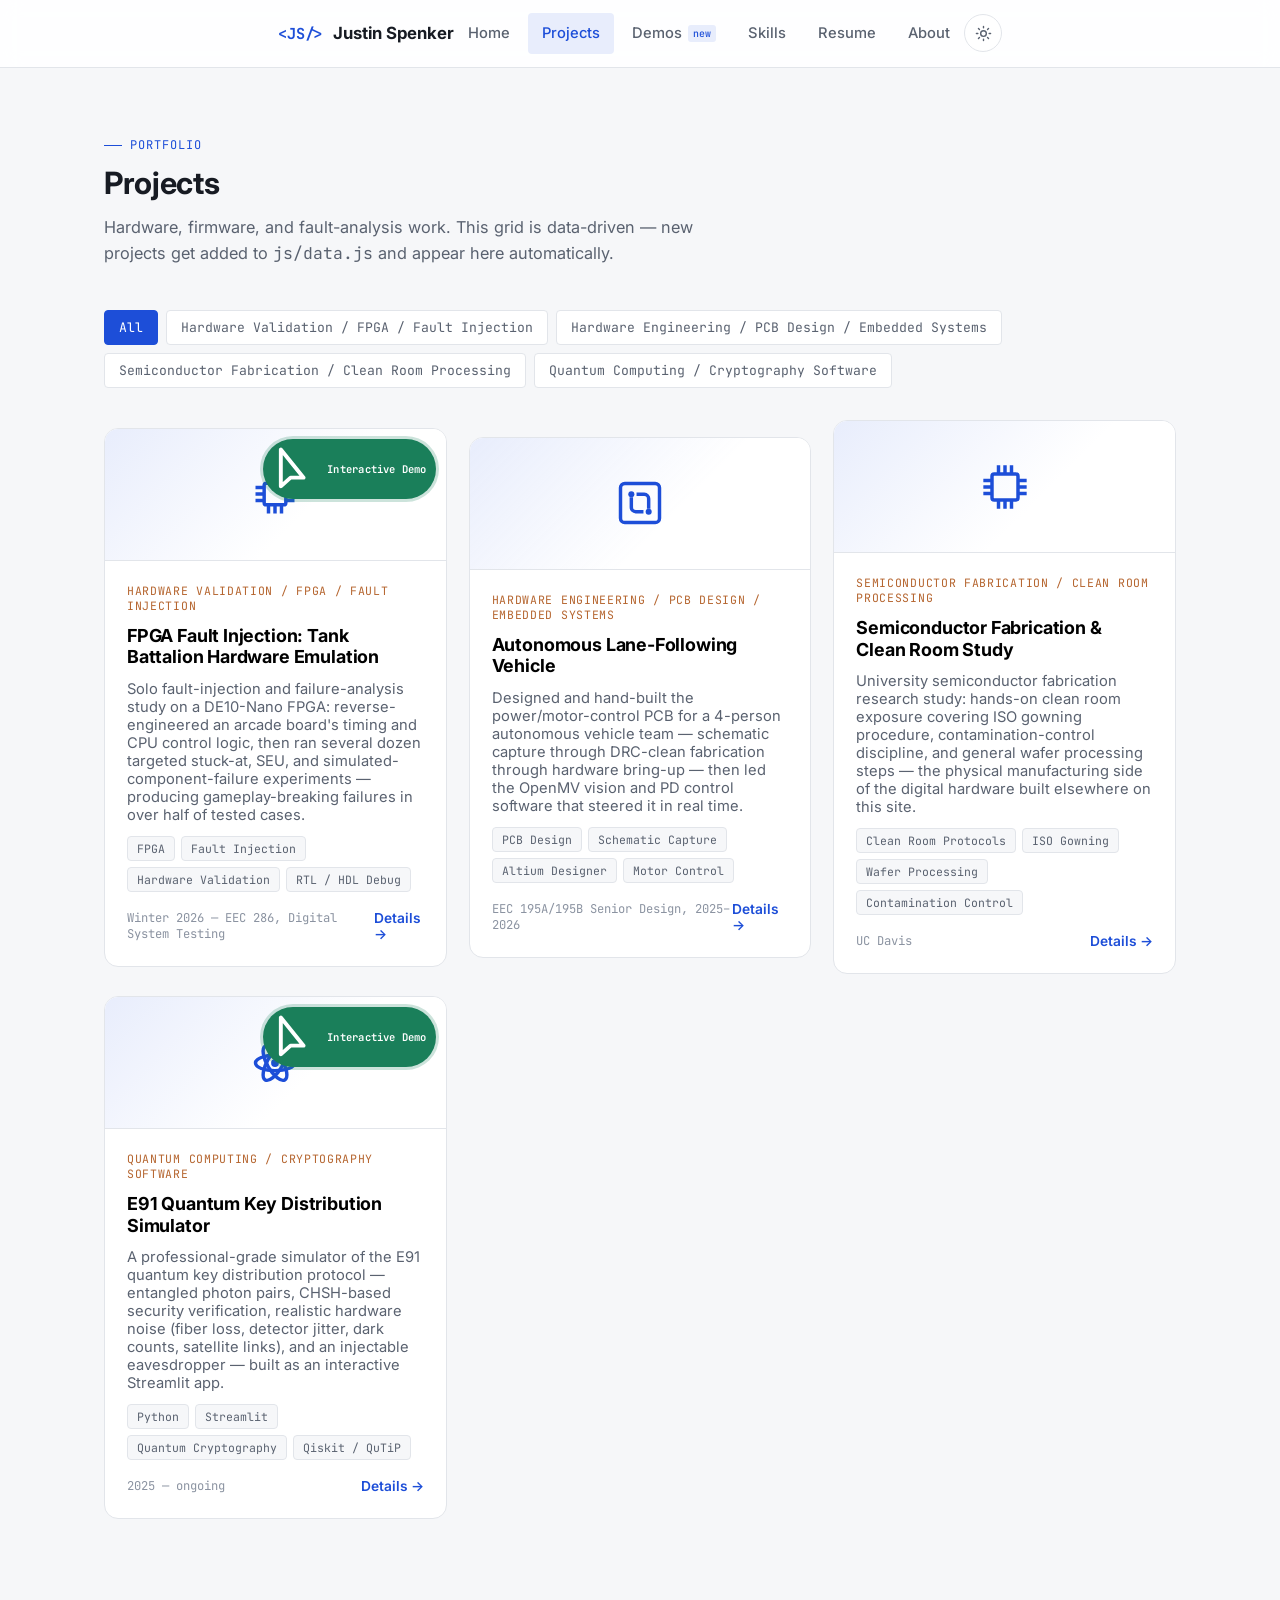
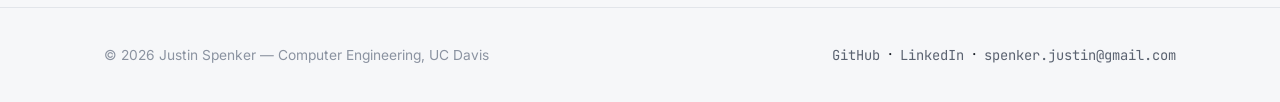
<file: projects.html>
<!DOCTYPE html>
<html lang="en">
<head>
<meta charset="UTF-8" />
<meta name="viewport" content="width=device-width, initial-scale=1.0" />
<title>Projects — Justin Spenker</title>
<link rel="preconnect" href="https://fonts.googleapis.com">
<link href="https://fonts.googleapis.com/css2?family=Inter:wght@400;500;600;700&family=JetBrains+Mono:wght@400;500;700&display=swap" rel="stylesheet">
<link rel="stylesheet" href="css/style.css" />
</head>
<body data-page="projects">

  <div id="site-header"></div>

  <main>
    <section class="section" style="padding-top:60px;">
      <div class="container">
        <div class="section-head">
          <span class="eyebrow">Portfolio</span>
          <h2>Projects</h2>
          <p>Hardware, firmware, and fault-analysis work. This grid is data-driven — new projects get added to <code class="mono">js/data.js</code> and appear here automatically.</p>
        </div>

        <div class="filter-row" id="filter-row"></div>
        <div class="project-grid" id="project-grid"></div>
      </div>
    </section>
  </main>

  <div id="site-footer"></div>

  <div class="modal-overlay" id="project-modal"></div>

  <script src="js/main.js"></script>
  <script src="js/components.js"></script>
  <script src="js/data.js"></script>
  <script src="js/render.js"></script>
  <script>
    document.addEventListener("DOMContentLoaded", () => {
      renderProjectFilters();
      renderAllProjects();
      initModalOverlay();
    });
  </script>
</body>
</html>
</file>
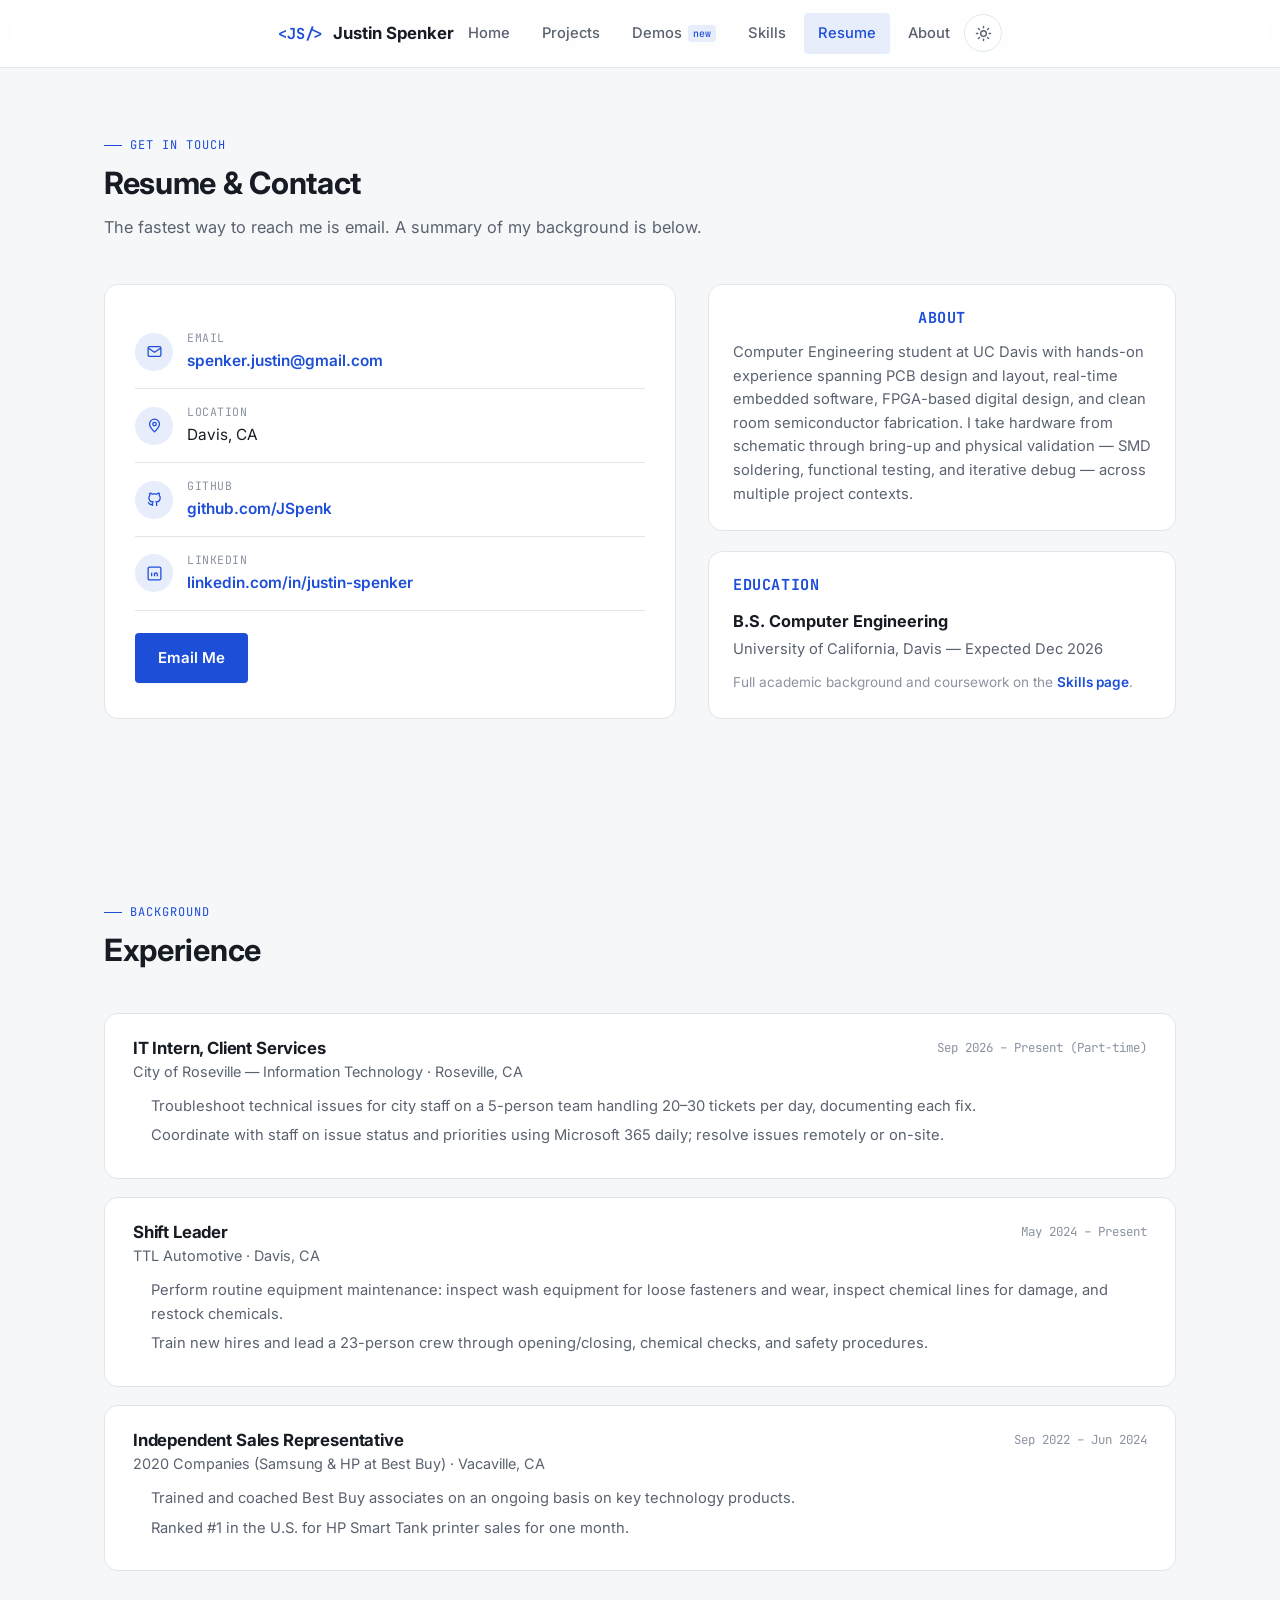
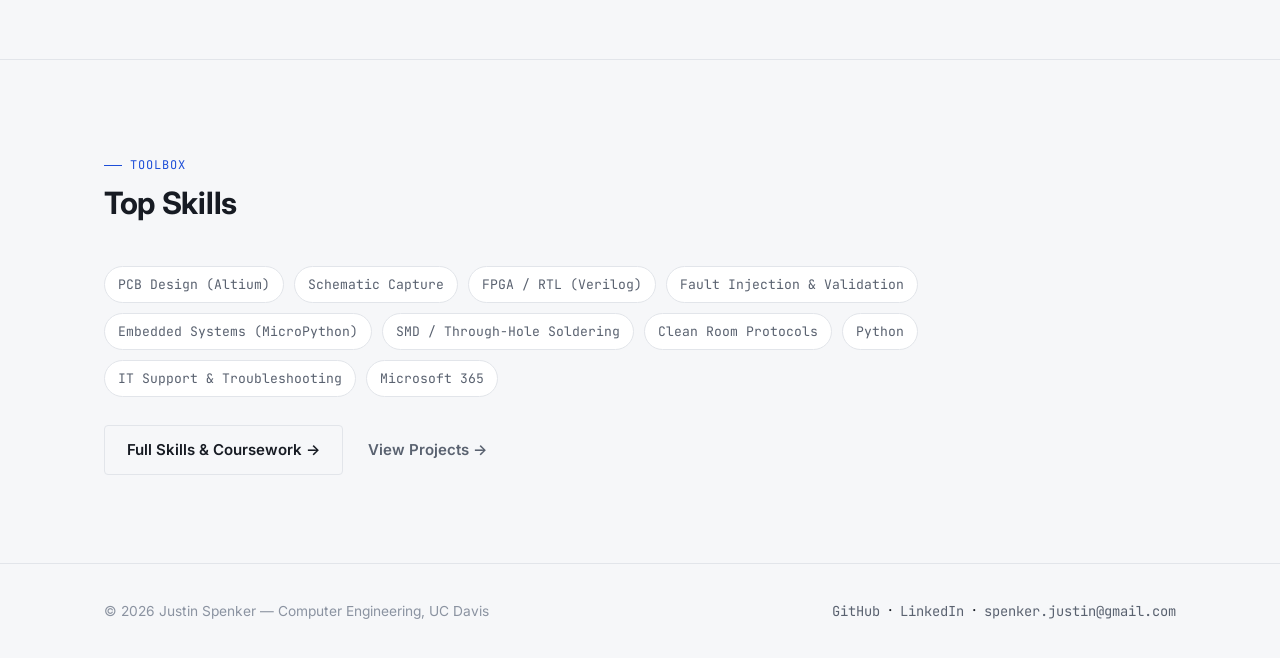
<file: resume.html>
<!DOCTYPE html>
<html lang="en">
<head>
<meta charset="UTF-8" />
<meta name="viewport" content="width=device-width, initial-scale=1.0" />
<title>Resume &amp; Contact — Justin Spenker</title>
<link rel="preconnect" href="https://fonts.googleapis.com">
<link href="https://fonts.googleapis.com/css2?family=Inter:wght@400;500;600;700&family=JetBrains+Mono:wght@400;500;700&display=swap" rel="stylesheet">
<link rel="stylesheet" href="css/style.css" />
</head>
<body data-page="resume">

  <div id="site-header"></div>

  <main>
    <section class="section" style="padding-top:60px; border-bottom:none;">
      <div class="container">
        <div class="section-head">
          <span class="eyebrow">Get in touch</span>
          <h2>Resume &amp; Contact</h2>
          <p>The fastest way to reach me is email. A summary of my background is below.</p>
        </div>

        <div class="contact-grid">
          <div class="contact-card">
            <div class="contact-row">
              <div class="icon">
                <svg viewBox="0 0 24 24" fill="none" stroke="currentColor" stroke-width="1.8"><rect x="3" y="5" width="18" height="14" rx="2"/><path d="m3 7 9 6 9-6"/></svg>
              </div>
              <div>
                <div class="label">Email</div>
                <div class="value"><a href="mailto:spenker.justin@gmail.com" style="color:var(--accent); font-weight:600;">spenker.justin@gmail.com</a></div>
              </div>
            </div>
            <div class="contact-row">
              <div class="icon">
                <svg viewBox="0 0 24 24" fill="none" stroke="currentColor" stroke-width="1.8"><path d="M12 21s-7-6.5-7-11a7 7 0 0 1 14 0c0 4.5-7 11-7 11Z"/><circle cx="12" cy="10" r="2.5"/></svg>
              </div>
              <div>
                <div class="label">Location</div>
                <div class="value">Davis, CA</div>
              </div>
            </div>
            <div class="contact-row">
              <div class="icon">
                <svg viewBox="0 0 24 24" fill="none" stroke="currentColor" stroke-width="1.8"><path d="M9 19c-4.3 1.4-4.3-2.5-6-3m12 5v-3.5c0-1 .1-1.4-.5-2 2.8-.3 5.5-1.4 5.5-6a4.6 4.6 0 0 0-1.3-3.2 4.2 4.2 0 0 0-.1-3.2s-1.1-.3-3.5 1.3a12.3 12.3 0 0 0-6.2 0C6.6 2.8 5.5 3.1 5.5 3.1a4.2 4.2 0 0 0-.1 3.2A4.6 4.6 0 0 0 4.1 9.5c0 4.6 2.7 5.7 5.5 6-.6.6-.6 1.2-.5 2V21"/></svg>
              </div>
              <div>
                <div class="label">GitHub</div>
                <div class="value"><a href="https://github.com/JSpenk" target="_blank" rel="noopener" style="color:var(--accent); font-weight:600;">github.com/JSpenk</a></div>
              </div>
            </div>
            <div class="contact-row">
              <div class="icon">
                <svg viewBox="0 0 24 24" fill="none" stroke="currentColor" stroke-width="1.8"><rect x="3" y="3" width="18" height="18" rx="2"/><path d="M8 11v5M8 8v.01M12 16v-5M12 16v-3a2 2 0 0 1 4 0v3"/></svg>
              </div>
              <div>
                <div class="label">LinkedIn</div>
                <div class="value"><a href="https://www.linkedin.com/in/justin-spenker/" target="_blank" rel="noopener" style="color:var(--accent); font-weight:600;">linkedin.com/in/justin-spenker</a></div>
              </div>
            </div>
            <div style="margin-top:22px;">
              <a href="mailto:spenker.justin@gmail.com" class="btn btn-primary">Email Me</a>
            </div>
          </div>

          <div style="display:flex; flex-direction:column; gap:20px;">
            <div class="contact-card" style="padding:24px; text-align:center;">
              <h3 style="font-size:0.95rem; font-family:var(--mono); color:var(--accent); text-transform:uppercase; letter-spacing:.04em; margin-bottom:14px;">About</h3>
              <p style="color:var(--text-muted); font-size:0.92rem; text-align:left;">Computer Engineering student at UC Davis with hands-on experience spanning PCB design and layout, real-time embedded software, FPGA-based digital design, and clean room semiconductor fabrication. I take hardware from schematic through bring-up and physical validation &mdash; SMD soldering, functional testing, and iterative debug &mdash; across multiple project contexts.</p>
            </div>
            <div class="contact-card" style="padding:24px;">
              <h3 style="font-size:0.95rem; font-family:var(--mono); color:var(--accent); text-transform:uppercase; letter-spacing:.04em; margin-bottom:14px;">Education</h3>
              <p style="font-weight:700; font-size:1.02rem;">B.S. Computer Engineering</p>
              <p style="color:var(--text-muted); margin-top:4px; font-size:0.92rem;">University of California, Davis &mdash; Expected Dec 2026</p>
              <p style="color:var(--text-faint); margin-top:10px; font-size:0.85rem;">Full academic background and coursework on the <a href="skills.html" style="color:var(--accent); font-weight:600;">Skills page</a>.</p>
            </div>
          </div>
        </div>
      </div>
    </section>

    <!-- ===== Experience ===== -->
    <section class="section">
      <div class="container">
        <div class="section-head">
          <span class="eyebrow">Background</span>
          <h2>Experience</h2>
        </div>
        <div class="exp-list">
          <article class="exp-item">
            <div class="exp-head">
              <div>
                <h3>IT Intern, Client Services</h3>
                <div class="exp-org">City of Roseville &mdash; Information Technology &middot; Roseville, CA</div>
              </div>
              <span class="exp-date">Sep 2026 &ndash; Present (Part-time)</span>
            </div>
            <ul>
              <li>Troubleshoot technical issues for city staff on a 5-person team handling 20&ndash;30 tickets per day, documenting each fix.</li>
              <li>Coordinate with staff on issue status and priorities using Microsoft 365 daily; resolve issues remotely or on-site.</li>
            </ul>
          </article>
          <article class="exp-item">
            <div class="exp-head">
              <div>
                <h3>Shift Leader</h3>
                <div class="exp-org">TTL Automotive &middot; Davis, CA</div>
              </div>
              <span class="exp-date">May 2024 &ndash; Present</span>
            </div>
            <ul>
              <li>Perform routine equipment maintenance: inspect wash equipment for loose fasteners and wear, inspect chemical lines for damage, and restock chemicals.</li>
              <li>Train new hires and lead a 23-person crew through opening/closing, chemical checks, and safety procedures.</li>
            </ul>
          </article>
          <article class="exp-item">
            <div class="exp-head">
              <div>
                <h3>Independent Sales Representative</h3>
                <div class="exp-org">2020 Companies (Samsung &amp; HP at Best Buy) &middot; Vacaville, CA</div>
              </div>
              <span class="exp-date">Sep 2022 &ndash; Jun 2024</span>
            </div>
            <ul>
              <li>Trained and coached Best Buy associates on an ongoing basis on key technology products.</li>
              <li>Ranked #1 in the U.S. for HP Smart Tank printer sales for one month.</li>
            </ul>
          </article>
        </div>
      </div>
    </section>

    <!-- ===== Top skills ===== -->
    <section class="section" style="border-bottom:none;">
      <div class="container">
        <div class="section-head">
          <span class="eyebrow">Toolbox</span>
          <h2>Top Skills</h2>
        </div>
        <div class="chip-row">
          <span class="chip">PCB Design (Altium)</span>
          <span class="chip">Schematic Capture</span>
          <span class="chip">FPGA / RTL (Verilog)</span>
          <span class="chip">Fault Injection &amp; Validation</span>
          <span class="chip">Embedded Systems (MicroPython)</span>
          <span class="chip">SMD / Through-Hole Soldering</span>
          <span class="chip">Clean Room Protocols</span>
          <span class="chip">Python</span>
          <span class="chip">IT Support &amp; Troubleshooting</span>
          <span class="chip">Microsoft 365</span>
        </div>
        <div style="margin-top:28px; display:flex; gap:12px; flex-wrap:wrap;">
          <a href="skills.html" class="btn btn-outline">Full Skills &amp; Coursework &rarr;</a>
          <a href="projects.html" class="btn btn-ghost">View Projects &rarr;</a>
        </div>
      </div>
    </section>
  </main>

  <div id="site-footer"></div>

  <script src="js/main.js"></script>
  <script src="js/components.js"></script>
</body>
</html>
</file>
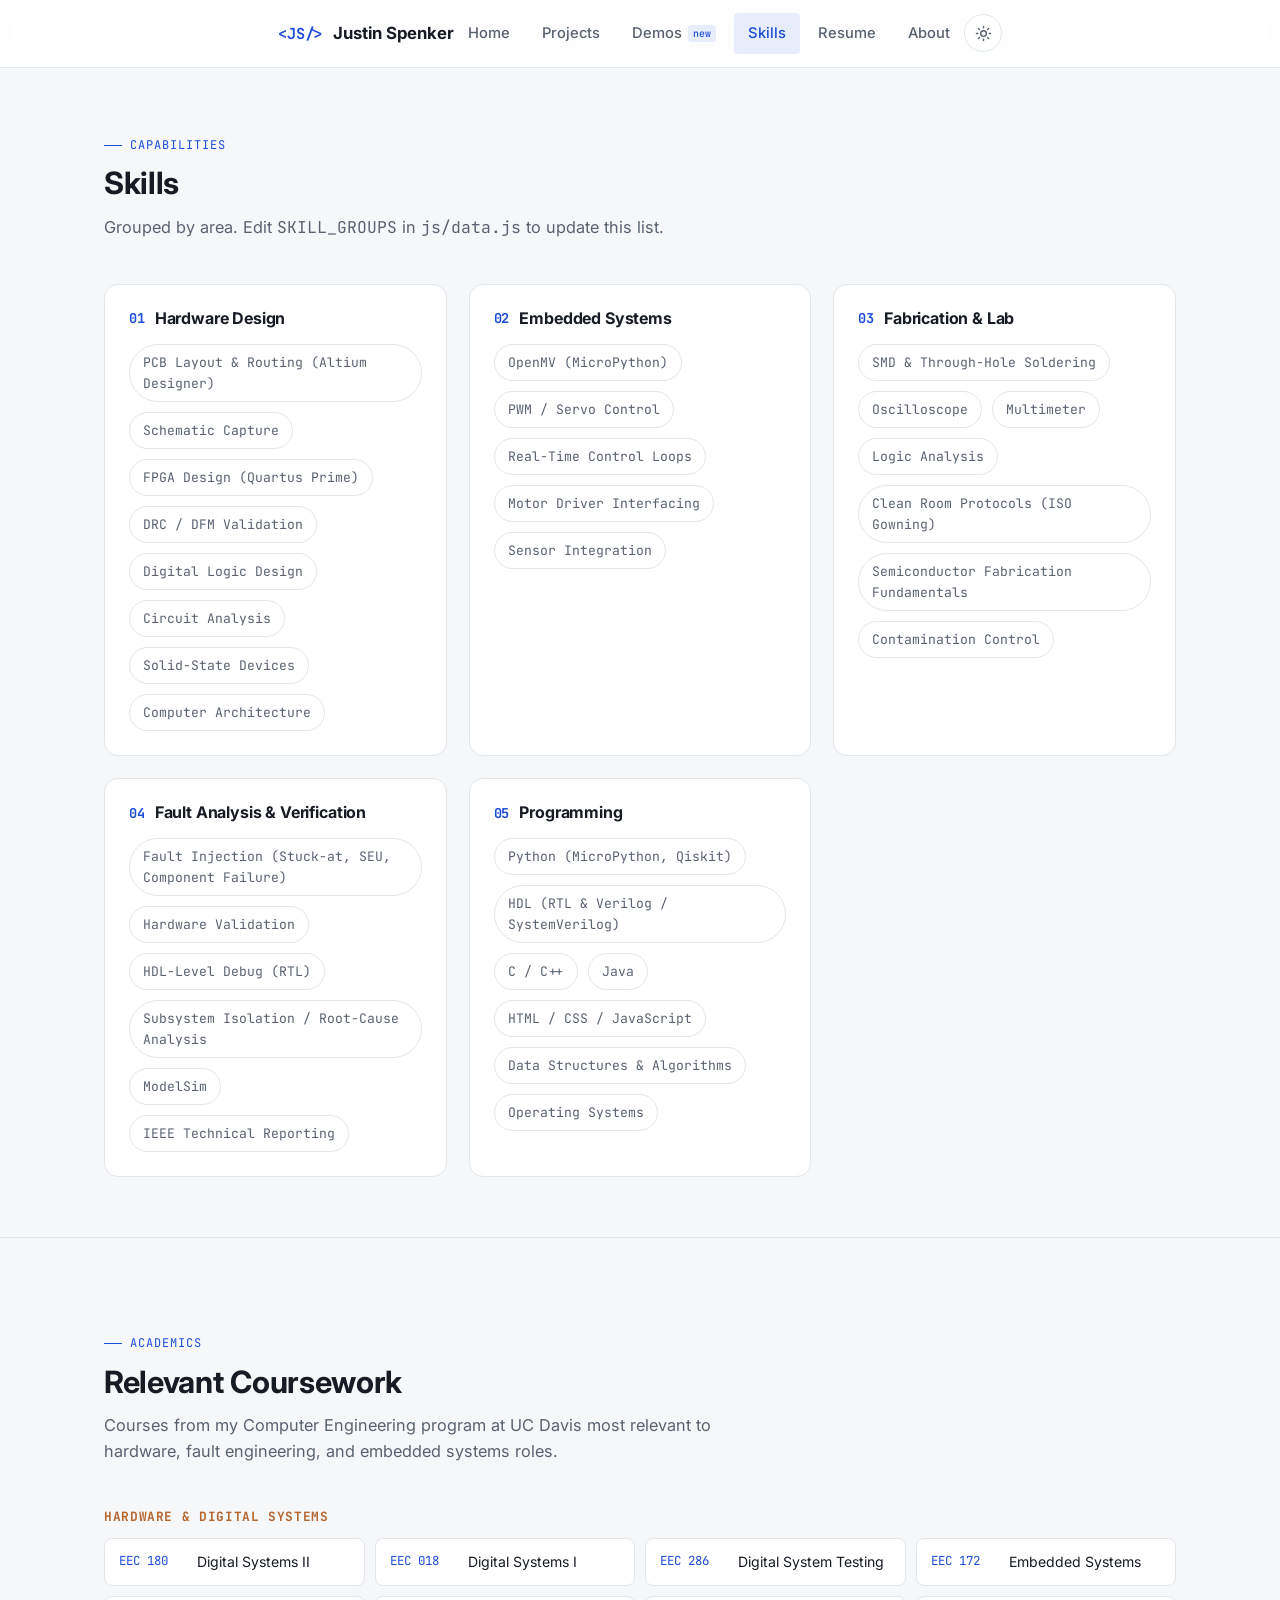
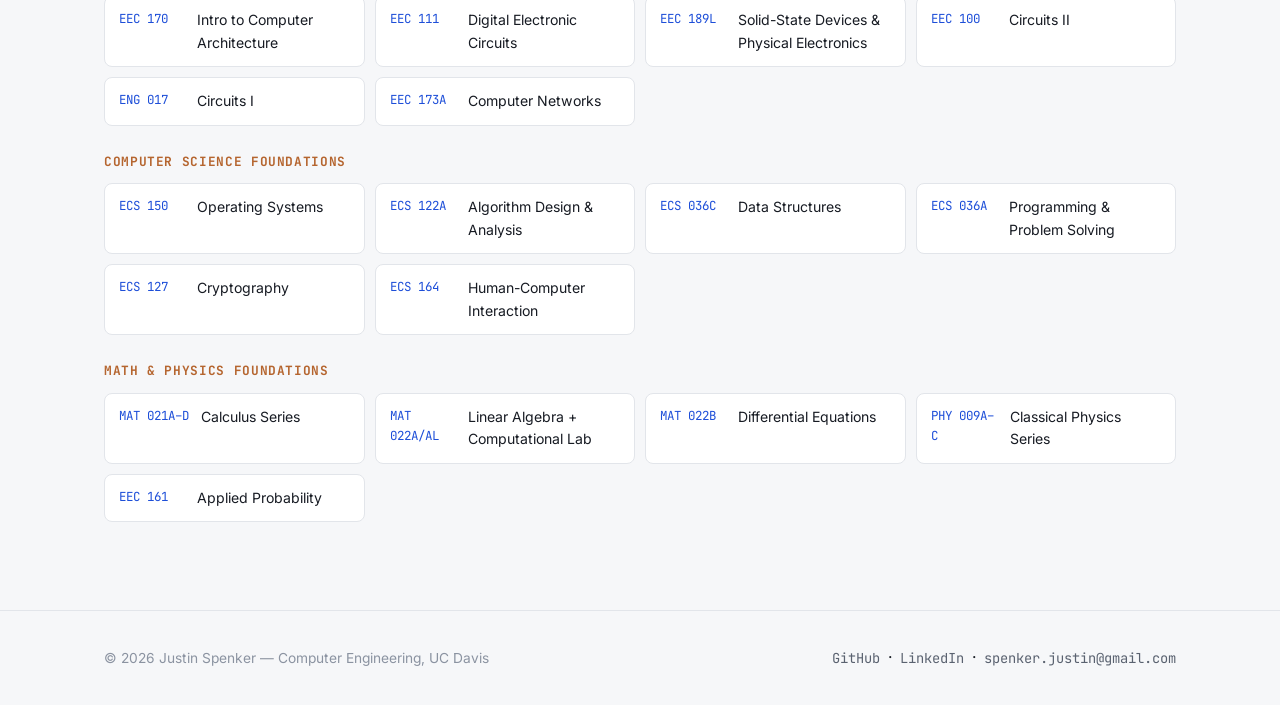
<file: skills.html>
<!DOCTYPE html>
<html lang="en">
<head>
<meta charset="UTF-8" />
<meta name="viewport" content="width=device-width, initial-scale=1.0" />
<title>Skills &amp; Coursework — Justin Spenker</title>
<link rel="preconnect" href="https://fonts.googleapis.com">
<link href="https://fonts.googleapis.com/css2?family=Inter:wght@400;500;600;700&family=JetBrains+Mono:wght@400;500;700&display=swap" rel="stylesheet">
<link rel="stylesheet" href="css/style.css" />
</head>
<body data-page="skills">

  <div id="site-header"></div>

  <main>
    <section class="section" style="padding-top:60px; padding-bottom:60px;">
      <div class="container">
        <div class="section-head">
          <span class="eyebrow">Capabilities</span>
          <h2>Skills</h2>
          <p>Grouped by area. Edit <code class="mono">SKILL_GROUPS</code> in <code class="mono">js/data.js</code> to update this list.</p>
        </div>
        <div class="skill-groups" id="skill-groups"></div>
      </div>
    </section>

    <section class="section" style="border-bottom:none;">
      <div class="container">
        <div class="section-head">
          <span class="eyebrow">Academics</span>
          <h2>Relevant Coursework</h2>
          <p>Courses from my Computer Engineering program at UC Davis most relevant to hardware, fault engineering, and embedded systems roles.</p>
        </div>
        <div class="course-groups" id="course-groups"></div>
      </div>
    </section>
  </main>

  <div id="site-footer"></div>

  <script src="js/main.js"></script>
  <script src="js/components.js"></script>
  <script src="js/data.js"></script>
  <script src="js/render.js"></script>
  <script>
    document.addEventListener("DOMContentLoaded", () => {
      renderSkillGroups();
      renderCoursework();
    });
  </script>
</body>
</html>
</file>
<file: css/style.css>
/* =========================================================
   Justin Spenker — Portfolio
   Design system: hybrid technical / minimal-professional
   Edit the CSS custom properties below to reskin the whole
   site from one place.
   ========================================================= */

:root {
  /* --- Color: light (default) theme --- */
  --bg: #f6f7f9;
  --bg-alt: #ffffff;
  --bg-raised: #ffffff;
  --border: #e2e5ea;
  --text: #171b23;
  --text-muted: #5a6270;
  --text-faint: #8b93a1;

  --accent: #1d4ed8;        /* primary — signal blue */
  --accent-strong: #1739a6;
  --accent-soft: #e8edfc;
  --copper: #b5652f;        /* secondary — PCB copper trace */
  --copper-soft: #f6e9df;
  --success: #1a7f5a;
  --danger: #b23b3b;

  --mono: "JetBrains Mono", "SFMono-Regular", Consolas, Menlo, monospace;
  --sans: "Inter", -apple-system, BlinkMacSystemFont, "Segoe UI", sans-serif;

  --radius-sm: 4px;
  --radius: 8px;
  --radius-lg: 14px;
  --shadow-sm: 0 1px 2px rgba(23, 27, 35, 0.06);
  --shadow: 0 4px 16px rgba(23, 27, 35, 0.08);
  --shadow-lg: 0 12px 40px rgba(23, 27, 35, 0.14);

  --header-h: 68px;
  --max-w: 1120px;

  color-scheme: light;
}

[data-theme="dark"] {
  --bg: #0b0e14;
  --bg-alt: #121721;
  --bg-raised: #161c29;
  --border: #232a38;
  --text: #e7eaf0;
  --text-muted: #9aa3b5;
  --text-faint: #6b7386;

  --accent: #5b8bf0;
  --accent-strong: #7fa3f5;
  --accent-soft: #182645;
  --copper: #d98a52;
  --copper-soft: #2a2016;
  --success: #3fbf8f;
  --danger: #e0685f;

  --shadow-sm: 0 1px 2px rgba(0, 0, 0, 0.3);
  --shadow: 0 4px 20px rgba(0, 0, 0, 0.35);
  --shadow-lg: 0 16px 48px rgba(0, 0, 0, 0.5);

  color-scheme: dark;
}

/* ---------- Reset ---------- */
* , *::before, *::after { box-sizing: border-box; }
html { scroll-behavior: smooth; }
body {
  margin: 0;
  background: var(--bg);
  color: var(--text);
  font-family: var(--sans);
  font-size: 16px;
  line-height: 1.6;
  -webkit-font-smoothing: antialiased;
  transition: background-color .25s ease, color .25s ease;
}
img { max-width: 100%; display: block; }
a { color: inherit; text-decoration: none; }
ul { margin: 0; padding: 0; list-style: none; }
h1, h2, h3, h4 { margin: 0; line-height: 1.2; font-weight: 700; letter-spacing: -0.01em; }
p { margin: 0; }
button { font-family: inherit; cursor: pointer; }

.container {
  max-width: var(--max-w);
  margin: 0 auto;
  padding: 0 24px;
}

.mono { font-family: var(--mono); }

.eyebrow {
  font-family: var(--mono);
  font-size: 0.75rem;
  letter-spacing: 0.08em;
  text-transform: uppercase;
  color: var(--accent);
  display: inline-flex;
  align-items: center;
  gap: 8px;
}
.eyebrow::before {
  content: "";
  width: 18px;
  height: 1px;
  background: var(--accent);
  display: inline-block;
}

.section {
  padding: 88px 0;
  border-bottom: 1px solid var(--border);
}
.section:last-of-type { border-bottom: none; }
.section-head { max-width: 640px; margin-bottom: 44px; }
.section-head h2 { font-size: clamp(1.6rem, 2.4vw, 2.1rem); margin-top: 10px; }
.section-head p { color: var(--text-muted); margin-top: 12px; font-size: 1.02rem; }

/* ---------- Buttons ---------- */
.btn {
  display: inline-flex;
  align-items: center;
  gap: 8px;
  padding: 12px 22px;
  border-radius: var(--radius-sm);
  font-weight: 600;
  font-size: 0.94rem;
  border: 1px solid transparent;
  transition: transform .15s ease, box-shadow .15s ease, background-color .15s ease, border-color .15s ease;
}
.btn:active { transform: translateY(1px); }
.btn svg { width: 15px; height: 15px; flex-shrink: 0; }
.btn-primary {
  background: var(--accent);
  color: #fff;
  box-shadow: var(--shadow-sm);
}
.btn-primary:hover { background: var(--accent-strong); box-shadow: var(--shadow); }
.btn-outline {
  background: transparent;
  border-color: var(--border);
  color: var(--text);
}
.btn-outline:hover { border-color: var(--accent); color: var(--accent); }
.btn-ghost {
  background: transparent;
  color: var(--text-muted);
  padding: 8px 12px;
}
.btn-ghost:hover { color: var(--accent); }
.btn[disabled], .btn.is-disabled {
  opacity: 0.55;
  cursor: not-allowed;
  pointer-events: none;
}
.btn-sm { padding: 8px 14px; font-size: 0.85rem; }

/* ---------- Header / Nav ---------- */
.site-header {
  position: sticky;
  top: 0;
  z-index: 100;
  height: var(--header-h);
  display: flex;
  align-items: center;
  background: color-mix(in srgb, var(--bg-alt) 88%, transparent);
  backdrop-filter: blur(10px);
  border-bottom: 1px solid var(--border);
}
.site-header .container {
  display: flex;
  align-items: center;
  justify-content: space-between;
}
.brand {
  display: flex;
  align-items: baseline;
  gap: 10px;
  font-weight: 700;
  font-size: 1.05rem;
}
.brand .brand-mark {
  font-family: var(--mono);
  color: var(--accent);
  font-size: 0.95rem;
}
.nav-links {
  display: flex;
  align-items: center;
  gap: 4px;
}
.nav-links a {
  padding: 9px 14px;
  border-radius: var(--radius-sm);
  font-size: 0.92rem;
  color: var(--text-muted);
  font-weight: 500;
  display: flex;
  align-items: center;
  gap: 6px;
}
.nav-links a:hover { color: var(--text); background: var(--bg); }
.nav-links a.active { color: var(--accent); background: var(--accent-soft); }
.nav-links .tag-soon {
  font-family: var(--mono);
  font-size: 0.62rem;
  padding: 1px 5px;
  border-radius: 3px;
  background: var(--copper-soft);
  color: var(--copper);
  letter-spacing: 0.03em;
}
.nav-links .tag-new {
  font-family: var(--mono);
  font-size: 0.62rem;
  padding: 1px 5px;
  border-radius: 3px;
  background: var(--accent-soft);
  color: var(--accent);
  letter-spacing: 0.03em;
  animation: tagNewPulse 2.4s ease-in-out infinite;
}
@keyframes tagNewPulse {
  0%, 100% { opacity: 1; }
  50% { opacity: 0.55; }
}

.header-actions { display: flex; align-items: center; gap: 8px; }

.theme-toggle {
  width: 38px;
  height: 38px;
  border-radius: 50%;
  border: 1px solid var(--border);
  background: var(--bg-alt);
  display: flex;
  align-items: center;
  justify-content: center;
  color: var(--text-muted);
}
.theme-toggle:hover { color: var(--accent); border-color: var(--accent); }
.theme-toggle svg { width: 17px; height: 17px; }
.theme-toggle .icon-moon { display: none; }
[data-theme="dark"] .theme-toggle .icon-sun { display: none; }
[data-theme="dark"] .theme-toggle .icon-moon { display: block; }

.nav-toggle {
  display: none;
  width: 38px; height: 38px;
  border-radius: var(--radius-sm);
  border: 1px solid var(--border);
  background: var(--bg-alt);
  align-items: center;
  justify-content: center;
}
.nav-toggle span, .nav-toggle::before, .nav-toggle::after {
  content: "";
  display: block;
  width: 16px;
  height: 2px;
  background: var(--text);
  position: relative;
}

/* ---------- Hero ---------- */
.hero {
  position: relative;
  padding: 108px 0 90px;
  overflow: hidden;
  border-bottom: 1px solid var(--border);
}
.hero::before {
  content: "";
  position: absolute;
  inset: 0;
  background-image:
    radial-gradient(circle at 1px 1px, var(--border) 1px, transparent 0);
  background-size: 28px 28px;
  mask-image: radial-gradient(ellipse 80% 60% at 70% 20%, #000 40%, transparent 100%);
  opacity: 0.9;
  pointer-events: none;
}
.hero-inner { position: relative; display: grid; grid-template-columns: 1.15fr 0.85fr; gap: 40px; align-items: center; }
.hero-badge {
  display: inline-flex;
  align-items: center;
  gap: 8px;
  font-family: var(--mono);
  font-size: 0.78rem;
  color: var(--success);
  background: color-mix(in srgb, var(--success) 12%, transparent);
  border: 1px solid color-mix(in srgb, var(--success) 30%, transparent);
  padding: 5px 12px;
  border-radius: 100px;
  margin-bottom: 22px;
}
.hero-badge .dot { width: 6px; height: 6px; border-radius: 50%; background: var(--success); }
.hero h1 {
  font-size: clamp(2.2rem, 4.4vw, 3.4rem);
  letter-spacing: -0.02em;
}
.hero h1 .accent { color: var(--accent); }
.hero .role-line {
  margin-top: 16px;
  font-family: var(--mono);
  font-size: 1.02rem;
  color: var(--copper);
}
.hero p.lede {
  margin-top: 20px;
  font-size: 1.08rem;
  color: var(--text-muted);
  max-width: 54ch;
}
.hero-cta { margin-top: 32px; display: flex; gap: 12px; flex-wrap: wrap; }

.hero-panel {
  background: var(--bg-raised);
  border: 1px solid var(--border);
  border-radius: var(--radius-lg);
  box-shadow: var(--shadow);
  padding: 26px;
  font-family: var(--mono);
  font-size: 0.86rem;
}
.hero-panel .panel-dots { display: flex; gap: 6px; margin-bottom: 16px; }
.hero-panel .panel-dots span { width: 10px; height: 10px; border-radius: 50%; background: var(--border); }
.hero-panel .panel-line { display: flex; gap: 10px; padding: 6px 0; border-bottom: 1px dashed var(--border); color: var(--text-muted); }
.hero-panel .panel-line:last-child { border-bottom: none; }
.hero-panel .panel-line .k { color: var(--accent); min-width: 108px; }
.hero-panel .panel-line .v { color: var(--text); }

/* ---------- Stat strip ---------- */
.stat-strip {
  display: grid;
  grid-template-columns: repeat(4, 1fr);
  border-top: 1px solid var(--border);
  border-bottom: 1px solid var(--border);
}
.stat-strip div {
  padding: 26px 24px;
  border-left: 1px solid var(--border);
}
.stat-strip div:first-child { border-left: none; }
.stat-strip .num { font-family: var(--mono); font-size: 1.6rem; color: var(--accent); font-weight: 700; }
.stat-strip .label { color: var(--text-muted); font-size: 0.85rem; margin-top: 4px; }

/* ---------- Skill chips (home strip) ---------- */
.chip-row { display: flex; flex-wrap: wrap; gap: 10px; }
.chip {
  font-family: var(--mono);
  font-size: 0.82rem;
  padding: 7px 13px;
  border-radius: 100px;
  border: 1px solid var(--border);
  background: var(--bg-alt);
  color: var(--text-muted);
}

/* ---------- Project cards / grid ---------- */
.filter-row { display: flex; flex-wrap: wrap; gap: 8px; margin-bottom: 32px; }
.filter-btn {
  font-family: var(--mono);
  font-size: 0.82rem;
  padding: 8px 14px;
  border-radius: var(--radius-sm);
  border: 1px solid var(--border);
  background: var(--bg-alt);
  color: var(--text-muted);
}
.filter-btn:hover { color: var(--text); }
.filter-btn.active { background: var(--accent); border-color: var(--accent); color: #fff; }

.project-grid {
  display: grid;
  grid-template-columns: repeat(auto-fill, minmax(340px, 1fr));
  gap: 22px;
}
.project-card {
  background: var(--bg-raised);
  border: 1px solid var(--border);
  border-radius: var(--radius-lg);
  overflow: hidden;
  display: flex;
  flex-direction: column;
  transition: transform .18s ease, box-shadow .18s ease, border-color .18s ease;
  text-align: left;
}
.project-card:hover { transform: translateY(-3px); box-shadow: var(--shadow-lg); border-color: color-mix(in srgb, var(--accent) 40%, var(--border)); }
.project-card .thumb {
  position: relative;
  height: 132px;
  display: flex;
  align-items: center;
  justify-content: center;
  background:
    linear-gradient(135deg, var(--accent-soft), transparent 60%),
    var(--bg-alt);
  border-bottom: 1px solid var(--border);
  color: var(--accent);
}
.project-card .thumb svg { width: 52px; height: 52px; }

.demo-badge {
  position: absolute;
  top: 10px;
  right: 10px;
  display: inline-flex;
  align-items: center;
  gap: 5px;
  font-family: var(--mono);
  font-size: 0.66rem;
  font-weight: 600;
  letter-spacing: 0.02em;
  color: #fff;
  background: var(--success);
  padding: 4px 9px 4px 7px;
  border-radius: 100px;
  box-shadow: 0 0 0 3px color-mix(in srgb, var(--success) 22%, transparent);
  animation: demoPulse 2.4s ease-in-out infinite;
}
.demo-badge svg { width: 11px; height: 11px; flex-shrink: 0; }
@keyframes demoPulse {
  0%, 100% { box-shadow: 0 0 0 3px color-mix(in srgb, var(--success) 22%, transparent); }
  50% { box-shadow: 0 0 0 6px color-mix(in srgb, var(--success) 12%, transparent); }
}
.project-card .body { padding: 22px 22px 24px; display: flex; flex-direction: column; gap: 12px; flex: 1; }
.project-card .cat { font-family: var(--mono); font-size: 0.72rem; color: var(--copper); text-transform: uppercase; letter-spacing: 0.06em; }
.project-card h3 { font-size: 1.12rem; }
.project-card .desc { color: var(--text-muted); font-size: 0.92rem; flex: 1; }
.project-card .meta { font-family: var(--mono); font-size: 0.76rem; color: var(--text-faint); }
.tag-row { display: flex; flex-wrap: wrap; gap: 6px; }
.tag-row .tag { font-family: var(--mono); font-size: 0.72rem; padding: 4px 9px; border-radius: 4px; background: var(--bg); border: 1px solid var(--border); color: var(--text-muted); }
.project-card .card-foot { display: flex; align-items: center; justify-content: space-between; margin-top: 6px; }
.project-card .view-link { font-size: 0.86rem; font-weight: 600; color: var(--accent); display: inline-flex; align-items: center; gap: 6px; }

.card-btn-reset { border: none; background: none; padding: 0; margin: 0; width: 100%; }

/* ---------- Modal ---------- */
.modal-overlay {
  position: fixed; inset: 0; z-index: 200;
  background: rgba(10, 12, 18, 0.55);
  display: none;
  align-items: flex-start;
  justify-content: center;
  padding: 64px 20px;
  overflow-y: auto;
}
.modal-overlay.open { display: flex; }
.modal {
  background: var(--bg-raised);
  border: 1px solid var(--border);
  border-radius: var(--radius-lg);
  max-width: 760px;
  width: 100%;
  box-shadow: var(--shadow-lg);
  animation: modalIn .18s ease;
}
@keyframes modalIn { from { opacity: 0; transform: translateY(8px); } to { opacity: 1; transform: translateY(0); } }
.modal-head {
  display: flex; justify-content: space-between; align-items: flex-start;
  padding: 26px 28px; border-bottom: 1px solid var(--border);
}
.modal-head .cat { font-family: var(--mono); font-size: 0.72rem; color: var(--copper); text-transform: uppercase; letter-spacing: 0.06em; }
.modal-head h3 { font-size: 1.4rem; margin-top: 8px; }
.modal-head .meta-line { color: var(--text-muted); font-size: 0.88rem; margin-top: 6px; font-family: var(--mono); }
.modal-close { border: 1px solid var(--border); background: var(--bg-alt); width: 34px; height: 34px; border-radius: 50%; display: flex; align-items: center; justify-content: center; color: var(--text-muted); flex-shrink: 0; }
.modal-close:hover { color: var(--danger); border-color: var(--danger); }
.modal-body { padding: 26px 28px 30px; display: flex; flex-direction: column; gap: 22px; }
.modal-body h4 { font-size: 0.95rem; color: var(--accent); font-family: var(--mono); text-transform: uppercase; letter-spacing: 0.04em; margin-bottom: 8px; }
.modal-body p { color: var(--text-muted); font-size: 0.95rem; }
.modal-body ul { display: flex; flex-direction: column; gap: 6px; }
.modal-body li { color: var(--text-muted); font-size: 0.93rem; padding-left: 16px; position: relative; }
.modal-body li::before { content: "▸"; position: absolute; left: 0; color: var(--accent); }
.result-table { width: 100%; border-collapse: collapse; font-size: 0.86rem; }
.result-table th, .result-table td { border: 1px solid var(--border); padding: 8px 10px; text-align: left; color: var(--text-muted); }
.result-table th { background: var(--bg); color: var(--text); font-family: var(--mono); font-size: 0.76rem; text-transform: uppercase; }
.modal-foot { display: flex; gap: 10px; flex-wrap: wrap; padding-top: 6px; border-top: 1px solid var(--border); padding-top: 18px; }

/* ---------- Skills page ---------- */
.skill-groups { display: grid; grid-template-columns: repeat(auto-fit, minmax(280px, 1fr)); gap: 22px; }
.skill-card {
  background: var(--bg-raised); border: 1px solid var(--border); border-radius: var(--radius-lg);
  padding: 24px;
}
.skill-card h3 { font-size: 1rem; display: flex; align-items: center; gap: 10px; }
.skill-card h3 .idx { font-family: var(--mono); color: var(--accent); font-size: 0.85rem; }
.skill-card .chip-row { margin-top: 16px; }

.course-groups { display: flex; flex-direction: column; gap: 28px; margin-top: 8px; }
.course-group h4 { font-family: var(--mono); font-size: 0.8rem; color: var(--copper); text-transform: uppercase; letter-spacing: 0.05em; margin-bottom: 14px; }
.course-list { display: grid; grid-template-columns: repeat(auto-fill, minmax(260px, 1fr)); gap: 10px; }
.course-item {
  display: flex; gap: 12px; align-items: flex-start;
  background: var(--bg-raised); border: 1px solid var(--border); border-radius: var(--radius);
  padding: 12px 14px;
}
.course-item .code { font-family: var(--mono); font-size: 0.78rem; color: var(--accent); min-width: 66px; }
.course-item .name { font-size: 0.88rem; color: var(--text); }

/* ---------- Resume / Contact ---------- */
.contact-grid { display: grid; grid-template-columns: 1.1fr 0.9fr; gap: 32px; }
.contact-card {
  background: var(--bg-raised); border: 1px solid var(--border); border-radius: var(--radius-lg);
  padding: 30px;
}
.contact-row { display: flex; align-items: center; gap: 14px; padding: 14px 0; border-bottom: 1px solid var(--border); }
.contact-row:last-child { border-bottom: none; }
.contact-row .icon { width: 38px; height: 38px; border-radius: 50%; background: var(--accent-soft); color: var(--accent); display: flex; align-items: center; justify-content: center; flex-shrink: 0; }
.contact-row .icon svg { width: 17px; height: 17px; }
.contact-row .label { font-family: var(--mono); font-size: 0.72rem; color: var(--text-faint); text-transform: uppercase; letter-spacing: 0.05em; }
.contact-row .value { font-size: 0.96rem; margin-top: 2px; }
.contact-row .value.muted { color: var(--text-faint); font-style: italic; }
.note-card {
  border: 1px dashed var(--border);
  border-radius: var(--radius-lg);
  padding: 22px;
  background: var(--copper-soft);
}
.note-card h4 { font-family: var(--mono); font-size: 0.82rem; color: var(--copper); text-transform: uppercase; letter-spacing: 0.05em; margin-bottom: 8px; }
.note-card p { font-size: 0.88rem; color: var(--text-muted); }

/* ---------- About stub ---------- */
.stub-wrap {
  min-height: calc(100vh - var(--header-h) - 160px);
  display: flex; align-items: center; justify-content: center;
  text-align: center;
  padding: 60px 24px;
}
.stub-wrap .stub-inner { max-width: 480px; }
.stub-wrap h2 { font-size: 1.7rem; margin-top: 14px; }
.stub-wrap p { color: var(--text-muted); margin-top: 12px; }

/* ---------- Footer ---------- */
.site-footer { border-top: 1px solid var(--border); padding: 34px 0; }
.site-footer .container { display: flex; justify-content: space-between; align-items: center; flex-wrap: wrap; gap: 12px; }
.site-footer .foot-left { font-size: 0.86rem; color: var(--text-faint); }
.site-footer .foot-right a { font-family: var(--mono); font-size: 0.86rem; color: var(--text-muted); }
.site-footer .foot-right a:hover { color: var(--accent); }

/* ---------- Fault-injection interactive demo ---------- */
.demo-disclaimer {
  display: flex; gap: 12px; align-items: flex-start;
  background: var(--copper-soft); border: 1px dashed var(--border);
  border-radius: var(--radius-lg); padding: 16px 18px; margin-bottom: 36px;
  font-size: 0.88rem; color: var(--text-muted);
}
.demo-disclaimer strong { color: var(--copper); }

.demo-layout {
  display: grid;
  grid-template-columns: 1.15fr 0.85fr;
  gap: 24px;
  align-items: start;
}
.demo-monitor {
  background: #05070a;
  border: 1px solid var(--border);
  border-radius: var(--radius-lg);
  padding: 14px;
  box-shadow: var(--shadow);
}
.demo-monitor canvas { display: block; width: 100%; height: auto; border-radius: var(--radius-sm); background: #05070a; }
#signal-canvas { margin-top: 10px; border-top: 1px solid #1c2333; padding-top: 10px; }

.demo-side { display: flex; flex-direction: column; gap: 18px; }
.demo-panel {
  background: var(--bg-raised); border: 1px solid var(--border); border-radius: var(--radius-lg);
  padding: 18px 20px;
}
.demo-panel h4 { font-family: var(--mono); font-size: 0.8rem; color: var(--accent); text-transform: uppercase; letter-spacing: 0.05em; margin-bottom: 12px; }

.fault-toggle {
  display: flex; align-items: center; gap: 12px; width: 100%;
  text-align: left; padding: 10px 12px; margin-bottom: 8px;
  background: var(--bg-alt); border: 1px solid var(--border); border-radius: var(--radius);
  transition: border-color .15s ease, background-color .15s ease;
}
.fault-toggle:last-child { margin-bottom: 0; }
.fault-toggle:hover { border-color: var(--accent); }
.fault-toggle.active { border-color: var(--danger); background: color-mix(in srgb, var(--danger) 10%, var(--bg-alt)); }
.ft-dot { width: 10px; height: 10px; border-radius: 50%; background: var(--success); flex-shrink: 0; }
.fault-toggle.active .ft-dot { background: var(--danger); }
.ft-body { display: flex; flex-direction: column; gap: 2px; }
.ft-label { font-family: var(--mono); font-size: 0.82rem; color: var(--text); }
.ft-expected { font-size: 0.74rem; color: var(--text-faint); }

.demo-log {
  height: 220px; overflow-y: auto;
  background: #05070a; border-radius: var(--radius-sm);
  padding: 10px 12px; font-family: var(--mono); font-size: 0.76rem; color: var(--text-muted);
}
.log-line { padding: 2px 0; border-bottom: 1px dashed rgba(255,255,255,0.05); }
.log-line.log-ok { color: var(--success); }

/* ---------- Demo page jump nav ---------- */
.demo-jump {
  display: flex; gap: 8px; flex-wrap: wrap;
  margin-bottom: 24px;
}
.demo-jump-link {
  font-family: var(--mono); font-size: 0.78rem; font-weight: 600;
  padding: 8px 14px; border-radius: 100px;
  border: 1px solid var(--border); color: var(--text-muted);
  transition: border-color .15s ease, color .15s ease, background-color .15s ease;
}
.demo-jump-link:hover { border-color: var(--accent); color: var(--text); }
.demo-jump-link.active { border-color: var(--accent); color: var(--accent); background: color-mix(in srgb, var(--accent) 10%, transparent); }

/* ---------- QKD interactive demo ---------- */
.qkd-stats {
  display: grid; grid-template-columns: repeat(4, 1fr); gap: 10px;
  margin-top: 14px;
}
.qkd-stat {
  display: flex; flex-direction: column; gap: 4px;
  background: var(--bg-raised); border: 1px solid var(--border); border-radius: var(--radius);
  padding: 10px 12px;
}
.qs-label { font-family: var(--mono); font-size: 0.68rem; text-transform: uppercase; letter-spacing: 0.04em; color: var(--text-faint); }
.qs-value { font-family: var(--mono); font-size: 1.15rem; font-weight: 700; color: var(--text); }

.qkd-gauge-wrap { margin-top: 18px; }
.qkd-gauge-track {
  position: relative;
  height: 10px; border-radius: 100px;
  background: var(--bg-raised); border: 1px solid var(--border);
  overflow: visible;
}
.qkd-gauge-zone-classical {
  position: absolute; top: 0; left: 0; height: 100%;
  width: calc(2.0 / 2.83 * 100%);
  background: color-mix(in srgb, var(--danger) 14%, transparent);
  border-right: 1px dashed var(--danger);
  border-radius: 100px 0 0 100px;
}
.qkd-gauge-fill {
  position: absolute; top: 0; left: 0; height: 100%;
  width: 0%;
  background: var(--success);
  border-radius: 100px;
  transition: width .25s ease;
}
.qkd-gauge-marker {
  position: absolute; top: 50%; left: 0%;
  width: 12px; height: 12px; border-radius: 50%;
  background: var(--accent); border: 2px solid var(--bg);
  transform: translate(-50%, -50%);
  transition: left .25s ease;
}
.qkd-gauge-labels {
  display: flex; justify-content: space-between;
  font-family: var(--mono); font-size: 0.68rem; color: var(--text-faint);
  margin-top: 8px;
}

.qkd-verdict {
  margin-top: 16px; padding: 12px 14px;
  border-radius: var(--radius); border: 1px solid var(--border);
  background: var(--bg-raised);
  font-family: var(--mono); font-size: 0.8rem; color: var(--text-muted);
}
.qkd-verdict.qkd-secure { border-color: var(--success); color: var(--success); background: color-mix(in srgb, var(--success) 8%, var(--bg-raised)); }
.qkd-verdict.qkd-insecure { border-color: var(--danger); color: var(--danger); background: color-mix(in srgb, var(--danger) 8%, var(--bg-raised)); }

.qkd-slider {
  width: 100%; accent-color: var(--accent);
}
.qkd-slider-value {
  font-family: var(--mono); font-size: 0.78rem; color: var(--text-muted);
  margin-top: 8px;
}

/* ---------- Resume / experience ---------- */
.exp-list { display: flex; flex-direction: column; gap: 18px; }
.exp-item {
  background: var(--bg-raised); border: 1px solid var(--border); border-radius: var(--radius-lg);
  padding: 24px 28px;
}
.exp-head { display: flex; justify-content: space-between; align-items: flex-start; gap: 16px; flex-wrap: wrap; margin-bottom: 12px; }
.exp-head h3 { font-size: 1.05rem; }
.exp-org { color: var(--text-muted); font-size: 0.9rem; margin-top: 2px; }
.exp-date { font-family: var(--mono); font-size: 0.78rem; color: var(--text-faint); }
.exp-item ul { padding-left: 18px; color: var(--text-muted); font-size: 0.92rem; }
.exp-item li { margin-bottom: 6px; }

/* ---------- About page ---------- */
.about-hero {
  display: grid;
  grid-template-columns: auto 1fr;
  gap: 40px;
  align-items: center;
}
.avatar-placeholder {
  width: 168px; height: 168px; flex-shrink: 0;
  border-radius: 50%;
  border: 2px dashed var(--border);
  background: var(--bg-raised);
  display: flex; flex-direction: column; align-items: center; justify-content: center; gap: 8px;
  color: var(--text-faint);
}
.avatar-placeholder svg { width: 44px; height: 44px; }
.avatar-placeholder span { font-family: var(--mono); font-size: 0.7rem; text-transform: uppercase; letter-spacing: 0.05em; }
.avatar-photo {
  width: 168px; height: 168px; flex-shrink: 0;
  border-radius: 50%; object-fit: cover;
  border: 1px solid var(--border);
}

.carousel {
  position: relative;
  border: 1px solid var(--border);
  border-radius: var(--radius-lg);
  background: var(--bg-raised);
  overflow: hidden;
}
.carousel-track {
  display: flex;
  transition: transform 0.35s ease;
}
.cat-slide {
  position: relative;
  flex: 0 0 100%;
  aspect-ratio: 16 / 8;
  display: flex; align-items: center; justify-content: center;
}
.cat-slide img {
  width: 100%; height: 100%;
  object-fit: cover; object-position: 50% 50%;
  display: block;
}
.cat-caption {
  position: absolute; left: 0; right: 0; bottom: 0;
  padding: 24px 16px 34px;
  background: linear-gradient(to top, rgba(0,0,0,0.7), transparent);
  color: #fff;
  font-family: var(--mono); font-size: 0.78rem;
  text-align: left;
}
.cat-placeholder {
  display: flex; flex-direction: column; align-items: center; gap: 10px;
  color: var(--text-faint);
}
.cat-placeholder svg { width: 48px; height: 48px; }
.cat-placeholder span { font-family: var(--mono); font-size: 0.78rem; }

.carousel-btn {
  position: absolute; top: 50%; transform: translateY(-50%);
  width: 36px; height: 36px; border-radius: 50%;
  display: flex; align-items: center; justify-content: center;
  background: var(--bg); border: 1px solid var(--border); color: var(--text);
  transition: border-color .15s ease, color .15s ease;
}
.carousel-btn:hover { border-color: var(--accent); color: var(--accent); }
.carousel-btn.prev { left: 12px; }
.carousel-btn.next { right: 12px; }

.carousel-dots {
  position: absolute; bottom: 12px; left: 50%; transform: translateX(-50%);
  display: flex; gap: 6px;
}
.carousel-dot {
  width: 8px; height: 8px; border-radius: 50%;
  background: var(--border); border: none; padding: 0;
  transition: background-color .15s ease, transform .15s ease;
}
.carousel-dot.active { background: var(--accent); transform: scale(1.25); }

/* ---------- Responsive ---------- */
@media (max-width: 880px) {
  .hero-inner { grid-template-columns: 1fr; }
  .stat-strip { grid-template-columns: repeat(2, 1fr); }
  .stat-strip div:nth-child(3) { border-left: none; }
  .contact-grid { grid-template-columns: 1fr; }
  .demo-layout { grid-template-columns: 1fr; }
  .qkd-stats { grid-template-columns: repeat(2, 1fr); }
  .about-hero { grid-template-columns: 1fr; text-align: center; justify-items: center; }
}
@media (max-width: 760px) {
  .nav-links { position: fixed; top: var(--header-h); left: 0; right: 0; background: var(--bg-alt); border-bottom: 1px solid var(--border); flex-direction: column; align-items: stretch; padding: 10px; gap: 2px; transform: translateY(-8px); opacity: 0; pointer-events: none; transition: all .18s ease; }
  .nav-links.open { transform: translateY(0); opacity: 1; pointer-events: auto; }
  .nav-links a { padding: 12px 14px; }
  .nav-toggle { display: flex; flex-direction: column; gap: 3px; }
  .nav-toggle span { margin: 0; }
  .section { padding: 60px 0; }
  .hero { padding: 70px 0 50px; }
}
</file>
<file: css/lab.css>
/* =========================================================
   lab.css — Fault Lab page (cabinet, injector panel, log)
   Uses the site's theme variables; cabinet is always dark.
   ========================================================= */

.lab-hero { padding: 56px 0 8px; position: relative; }
.lab-hero h1 { font-size: clamp(1.9rem, 3.6vw, 2.8rem); line-height: 1.12; margin: 10px 0 14px; max-width: 760px; }
.lab-hero h1 .accent { color: var(--accent); }
.lab-hero .lede { color: var(--text-muted); max-width: 720px; font-size: 1.04rem; }

.lab-main { padding: 28px 0 56px; }
.lab-grid { display: grid; grid-template-columns: minmax(300px, 520px) minmax(0, 1fr); gap: 32px; align-items: start; }

/* ---------- cabinet ---------- */
.cabinet {
  background: linear-gradient(180deg, #111826, #0a0f19);
  border: 1px solid #243049;
  border-radius: 18px;
  padding: 14px 14px 16px;
  box-shadow: 0 24px 60px rgba(0, 0, 0, 0.35), inset 0 1px 0 rgba(255, 255, 255, 0.05);
  position: sticky; top: calc(var(--header-h) + 16px);
}
.cab-top { display: flex; align-items: center; gap: 10px; padding: 2px 6px 12px; font-family: var(--mono); font-size: 0.72rem; color: #8aa0c4; letter-spacing: 0.06em; }
.cab-led { width: 8px; height: 8px; border-radius: 50%; background: #3fbf8f; box-shadow: 0 0 10px #3fbf8f; }
.cab-title { color: #e7eaf0; font-weight: 700; }
.cab-meta { margin-left: auto; color: #8aa0c4; }
.cab-meta b { color: #ffb86b; font-weight: 700; }

.bezel {
  background: #05080e; border-radius: 14px; padding: 14px;
  box-shadow: inset 0 0 0 2px #1b2538, inset 0 8px 24px rgba(0, 0, 0, 0.7);
}
.crt { position: relative; border-radius: 10px; overflow: hidden; outline: none; aspect-ratio: 224 / 256; background: #000; cursor: pointer; }
.crt:focus-visible { box-shadow: 0 0 0 3px var(--accent); }
.crt canvas { display: block; width: 100%; height: 100%; image-rendering: pixelated; image-rendering: crisp-edges; }
.crt .scan {
  position: absolute; inset: 0; pointer-events: none; mix-blend-mode: multiply;
  background-image: linear-gradient(90deg, rgba(0,0,0,0) 0, rgba(0,0,0,0) 55%, rgba(0,0,0,0.42) 100%);
  background-size: var(--px, 2px) 100%;
}
.crt .glass {
  position: absolute; inset: 0; pointer-events: none;
  background: radial-gradient(120% 90% at 50% 40%, rgba(255,255,255,0) 55%, rgba(0,0,0,0.5) 100%),
              linear-gradient(135deg, rgba(255,255,255,0.07), rgba(255,255,255,0) 30%);
}
.overlay-play {
  position: absolute; inset: auto 0 14% 0; margin: 0 auto; width: max-content; max-width: 90%;
  display: flex; flex-direction: column; align-items: center; gap: 4px;
  background: rgba(8, 12, 20, 0.86); color: #e7eaf0; border: 1px solid #3a5aa8; border-radius: 10px;
  padding: 10px 18px; font-family: var(--mono); cursor: pointer;
  box-shadow: 0 0 22px rgba(79, 140, 255, 0.35);
  animation: pulse 2s ease-in-out infinite;
}
.overlay-play[hidden] { display: none; }
.overlay-play span { font-weight: 700; font-size: 0.92rem; }
.overlay-play small { color: #8aa0c4; font-size: 0.68rem; }
@keyframes pulse { 50% { box-shadow: 0 0 30px rgba(79, 140, 255, 0.6); } }

.cab-bar { display: flex; flex-wrap: wrap; align-items: center; gap: 10px; margin-top: 14px; }
.cab-bar .btn-outline { background: transparent; color: #cdd6e6; border-color: #34425f; }
.keys { margin-left: auto; color: #8aa0c4; font-size: 0.78rem; font-family: var(--mono); display: inline-flex; align-items: center; gap: 4px; }
kbd { font-family: var(--mono); font-size: 0.7rem; background: #151d2e; border: 1px solid #2c3a57; border-bottom-width: 2px; border-radius: 4px; padding: 1px 6px; color: #cdd6e6; }

.touch { display: none; justify-content: space-between; align-items: center; margin-top: 14px; touch-action: none; }
.dpad { display: grid; grid-template-columns: repeat(3, 52px); grid-template-rows: repeat(2, 52px); gap: 6px; grid-template-areas: ". up ." "left down right"; }
.dpad button[data-key="up"] { grid-area: up; } .dpad button[data-key="down"] { grid-area: down; }
.dpad button[data-key="left"] { grid-area: left; } .dpad button[data-key="right"] { grid-area: right; }
.touch button { background: #172036; color: #e7eaf0; border: 1px solid #2f4268; border-radius: 12px; font-size: 1.2rem; font-family: var(--mono); user-select: none; -webkit-user-select: none; }
.touch button.down { background: #2c4a8f; }
.touch .fire { width: 92px; height: 92px; border-radius: 50%; background: #5b1d2a; border-color: #a63b50; font-size: 0.9rem; font-weight: 700; }
@media (pointer: coarse) { .touch { display: flex; } .keys { display: none; } }

/* ---------- panel ---------- */
.panel { display: flex; flex-direction: column; gap: 16px; min-width: 0; }
.status {
  font-family: var(--mono); font-size: 0.82rem; padding: 12px 14px; border-radius: var(--radius);
  border: 1px solid var(--border); background: var(--bg-alt); color: var(--text-muted);
  border-left: 4px solid var(--success); min-height: 46px;
}
.status[data-state="fault"] { border-left-color: var(--danger); color: var(--text); }
.status[data-state="masked"] { border-left-color: var(--copper); color: var(--text); }

.card { background: var(--bg-alt); border: 1px solid var(--border); border-radius: var(--radius-lg); padding: 18px 18px 20px; box-shadow: var(--shadow-sm); }
.card-h { font-family: var(--mono); font-size: 0.8rem; text-transform: uppercase; letter-spacing: 0.06em; color: var(--text); font-weight: 700; margin-bottom: 14px; display: flex; gap: 10px; align-items: center; }
.card-h .idx { color: var(--accent); }
.grp-l { font-family: var(--mono); font-size: 0.68rem; color: var(--text-faint); text-transform: uppercase; letter-spacing: 0.06em; margin: 12px 0 6px; }

.seg { display: flex; flex-wrap: wrap; gap: 6px; }
.seg button {
  font-family: var(--mono); font-size: 0.78rem; padding: 8px 12px; border-radius: 6px; cursor: pointer;
  background: var(--bg); color: var(--text-muted); border: 1px solid var(--border); transition: all .15s ease;
}
.seg button:hover { color: var(--text); border-color: var(--accent); }
.seg button[aria-pressed="true"] { background: var(--accent); border-color: var(--accent); color: #fff; box-shadow: 0 0 0 3px var(--accent-soft); }
.row-split { display: flex; flex-wrap: wrap; gap: 12px 24px; align-items: flex-end; justify-content: space-between; }
.chk { display: flex; align-items: center; gap: 8px; font-size: 0.86rem; color: var(--text); cursor: pointer; padding-bottom: 6px; }
.chk small { display: block; color: var(--text-faint); font-size: 0.72rem; }
.chk input { width: 16px; height: 16px; accent-color: var(--accent); }
.actions { display: flex; flex-wrap: wrap; gap: 10px; margin-top: 18px; }
.chips { display: flex; flex-wrap: wrap; gap: 8px; margin-top: 16px; min-height: 30px; align-items: center; }
.chips .none { color: var(--text-faint); font-size: 0.84rem; font-family: var(--mono); }
.fchip { font-family: var(--mono); font-size: 0.76rem; padding: 5px 10px; border-radius: 999px; border: 1px solid var(--danger); color: var(--danger); background: transparent; cursor: pointer; }
.fchip i { font-style: normal; margin-left: 4px; opacity: .8; }
.fchip:hover { background: var(--danger); color: #fff; }
.fchip.static { cursor: default; border-color: var(--copper); color: var(--copper); }
.fchip.static:hover { background: transparent; color: var(--copper); }

.switch-row { display: flex; gap: 14px; align-items: center; }
.switch { position: relative; width: 46px; height: 26px; border-radius: 999px; border: 1px solid var(--border); background: var(--bg); cursor: pointer; flex-shrink: 0; transition: background .2s; padding: 0; }
.switch i { position: absolute; top: 3px; left: 3px; width: 18px; height: 18px; border-radius: 50%; background: var(--text-faint); transition: all .2s; }
.switch[aria-checked="true"] { background: var(--accent-soft); border-color: var(--accent); }
.switch[aria-checked="true"] i { left: 23px; background: var(--accent); }
.sw-title { font-weight: 600; font-size: 0.95rem; }
.sw-sub { color: var(--text-muted); font-family: var(--mono); font-size: 0.76rem; margin-top: 2px; }
.note { color: var(--text-muted); font-size: 0.84rem; margin-top: 12px; }

.sig-grid { display: grid; grid-template-columns: repeat(auto-fill, minmax(118px, 1fr)); gap: 8px; }
.sig { display: grid; grid-template-columns: 14px 1fr; grid-template-rows: auto auto; column-gap: 8px; align-items: center; padding: 8px 10px; border: 1px solid var(--border); border-radius: 8px; background: var(--bg); font-family: var(--mono); }
.sig b { font-size: 0.74rem; font-weight: 600; color: var(--text); }
.sig .val { grid-column: 2; font-size: 0.7rem; color: var(--text-faint); }
.led { width: 10px; height: 10px; border-radius: 50%; background: var(--success); box-shadow: 0 0 8px var(--success); grid-row: 1 / span 2; }
.sig.in .led { background: var(--accent); box-shadow: 0 0 8px var(--accent); }
.sig[data-forced="1"] { border-color: var(--danger); }
.sig[data-forced="1"] .led { background: var(--danger); box-shadow: 0 0 8px var(--danger); }
.sig[data-forced="1"] .val { color: var(--danger); font-weight: 700; }

/* ---------- campaign + log ---------- */
.camp-grid { display: grid; grid-template-columns: 1.1fr 0.9fr; gap: 32px; align-items: start; }
.table-wrap { margin-top: 22px; overflow-x: auto; border: 1px solid var(--border); border-radius: var(--radius); background: var(--bg-alt); }
#results { margin: 0; }
#results td, #results th { vertical-align: top; }
#results tr.run td { background: var(--accent-soft); color: var(--text); }
#results tr.done td.obs { color: var(--text); }
#results tr.run td:first-child { box-shadow: inset 3px 0 0 var(--accent); }
.term { background: #070b12; border: 1px solid #1d2840; border-radius: var(--radius-lg); overflow: hidden; }
.term-h { display: flex; align-items: center; gap: 6px; padding: 10px 14px; border-bottom: 1px solid #1d2840; color: #8aa0c4; font-family: var(--mono); font-size: 0.74rem; }
.term-h span { width: 9px; height: 9px; border-radius: 50%; background: #1d2840; }
.term-h b { margin-left: 8px; font-weight: 500; }
.log { height: 340px; overflow-y: auto; padding: 12px 14px; font-family: var(--mono); font-size: 0.74rem; color: #b6c2d9; display: flex; flex-direction: column; gap: 4px; }
.log-line { line-height: 1.5; }
.log-line .lf { color: #54627f; margin-right: 6px; }
.log-line.inj b { color: #ff8a8a; }
.log-line.ok b { color: #7dffb0; }
.log-line b { color: #ffb86b; }

.facts { display: grid; grid-template-columns: repeat(auto-fit, minmax(260px, 1fr)); gap: 22px; }
.fact { background: var(--bg-alt); border: 1px solid var(--border); border-radius: var(--radius-lg); padding: 22px; }
.fact .num { font-family: var(--mono); font-size: 1.5rem; font-weight: 700; color: var(--accent); }
.fact h3 { margin: 6px 0 8px; font-size: 1.02rem; }
.fact p { color: var(--text-muted); font-size: 0.92rem; }

@media (max-width: 980px) {
  .lab-grid, .camp-grid { grid-template-columns: 1fr; }
  .cabinet { position: static; max-width: 520px; margin: 0 auto; width: 100%; }
}
@media (prefers-reduced-motion: reduce) { .overlay-play { animation: none; } }


/* =========================================================
   Design pass: arcade-lab band (always dark), marquee,
   power-on, alert glow, coverage meter
   ========================================================= */
.lab-dark {
  --bg: #080c14; --bg-alt: #0f1624; --bg-raised: #131b2b; --border: #1e2a42;
  --text: #e7eaf0; --text-muted: #9aa8c0; --text-faint: #66738c;
  --accent: #5b8bf0; --accent-strong: #7fa3f5; --accent-soft: rgba(91,139,240,0.16);
  --copper: #e09a5f; --copper-soft: rgba(224,154,95,0.14);
  --success: #3fd39a; --danger: #ff6b6b;
  --shadow-sm: 0 1px 2px rgba(0,0,0,.4); --shadow: 0 6px 24px rgba(0,0,0,.45);
  color-scheme: dark; color: var(--text);
  background:
    radial-gradient(900px 420px at 18% 8%, rgba(91,139,240,0.16), transparent 60%),
    radial-gradient(700px 360px at 90% 30%, rgba(224,154,95,0.10), transparent 60%),
    linear-gradient(rgba(255,255,255,0.025) 1px, transparent 1px) 0 0 / 100% 32px,
    linear-gradient(90deg, rgba(255,255,255,0.025) 1px, transparent 1px) 0 0 / 32px 100%,
    #070a11;
  border-bottom: 1px solid #16203a;
}
.lab-dark .btn-outline { background: transparent; color: var(--text); border-color: #2c3a5c; }
.lab-dark .btn-outline:hover { border-color: var(--accent); color: var(--accent-strong); }
.lab-dark .btn-ghost { color: var(--text-muted); }
.lab-dark .section-head p { color: var(--text-muted); }
.lab-dark .result-table th { background: #0b1120; }
.lab-dark .table-wrap { background: #0c1322; }

.lab-hero { padding: 40px 0 6px; }
.lab-hero .hero-row { display: grid; grid-template-columns: 1.1fr 0.9fr; gap: 28px 48px; align-items: end; }
.lab-hero h1 { font-size: clamp(1.7rem, 3vw, 2.4rem); margin: 8px 0 0; }
.lab-hero .lede { font-size: 0.98rem; margin: 0; max-width: none; }
.lab-main { padding: 22px 0 40px; }
.lab-camp { padding: 40px 0 64px; border-top: 1px solid #15203a; border-bottom: none; background: transparent; }
@media (max-width: 880px) { .lab-hero .hero-row { grid-template-columns: 1fr; } }

/* marquee */
.marquee {
  display: flex; align-items: center; gap: 12px; padding: 10px 14px; margin-bottom: 12px; border-radius: 10px;
  background: linear-gradient(180deg, #0b1220, #070b14); border: 1px solid #22304f;
  box-shadow: inset 0 0 24px rgba(91,139,240,0.10);
  font-family: var(--mono); font-size: 0.74rem; letter-spacing: 0.08em;
}
.marquee .cab-title { color: #eaf1ff; font-weight: 700; text-shadow: 0 0 12px rgba(91,139,240,0.8); font-size: 0.86rem; }
.marquee .cab-title i { color: #ffb86b; font-style: normal; margin: 0 6px; text-shadow: 0 0 10px rgba(255,184,107,.8); }
.cabinet {
  position: sticky; border-color: #2a3a5e;
  box-shadow: 0 0 0 1px #0a0f1a, 0 30px 80px rgba(0,0,0,0.6), 0 0 60px rgba(91,139,240,0.12), inset 0 1px 0 rgba(255,255,255,0.06);
  transition: box-shadow .3s ease, border-color .3s ease;
}
.cabinet[data-alert="1"] { border-color: #8a3040; box-shadow: 0 0 0 1px #0a0f1a, 0 30px 80px rgba(0,0,0,0.6), 0 0 70px rgba(255,80,100,0.22), inset 0 1px 0 rgba(255,255,255,0.06); }
.cabinet[data-alert="1"] .cab-led { background: #ff5d6c; box-shadow: 0 0 12px #ff5d6c; animation: blink 1s steps(2) infinite; }
@keyframes blink { 50% { opacity: .25; } }
.bezel { position: relative; }
.bezel::before, .bezel::after { content: ""; position: absolute; top: 6px; width: 6px; height: 6px; border-radius: 50%; background: #1b2640; box-shadow: inset 0 0 0 1px #0a0f1a; }
.bezel::before { left: 6px; } .bezel::after { right: 6px; }

/* CRT feel: power-on, shake, injection flash */
.crt { transform: translate(var(--sx, 0px), var(--sy, 0px)); animation: poweron .7s cubic-bezier(.2,.8,.2,1) both; }
@keyframes poweron {
  0% { transform: scale(1, 0.02); filter: brightness(4); }
  45% { transform: scale(1, 0.02); filter: brightness(4); }
  100% { transform: scale(1, 1); filter: brightness(1); }
}
.crt.zap::after { content: ""; position: absolute; inset: 0; background: rgba(255,255,255,0.55); animation: zap .22s ease-out forwards; pointer-events: none; }
@keyframes zap { to { opacity: 0; } }
.overlay-play { inset: 0; width: 100%; max-width: none; margin: 0; background: transparent; border: 0; box-shadow: none; animation: none; border-radius: 10px; }
.overlay-play span, .overlay-play small { position: absolute; left: -9999px; }
.overlay-play:focus-visible { outline: 3px solid var(--accent); outline-offset: -3px; }

/* coverage meter */
.coverage { background: var(--bg-alt); border: 1px solid var(--border); border-radius: var(--radius-lg); padding: 14px 16px 16px; }
.cov-top { display: flex; justify-content: space-between; align-items: baseline; font-family: var(--mono); font-size: 0.72rem; letter-spacing: 0.06em; text-transform: uppercase; color: var(--text-muted); }
.cov-top b { color: var(--copper); font-size: 0.95rem; letter-spacing: 0; }
.cov-bar { height: 8px; border-radius: 999px; background: #0a101d; border: 1px solid var(--border); margin: 10px 0 12px; overflow: hidden; }
.cov-bar i { display: block; height: 100%; width: 0; background: linear-gradient(90deg, var(--accent), var(--copper)); box-shadow: 0 0 12px rgba(224,154,95,.6); transition: width .4s ease; }
.cov-pips { display: flex; flex-wrap: wrap; gap: 6px; }
.pip { font-family: var(--mono); font-size: 0.66rem; padding: 3px 7px; border-radius: 4px; border: 1px solid var(--border); color: var(--text-faint); transition: all .25s ease; }
.pip.hit { color: #0b1020; background: var(--copper); border-color: var(--copper); font-weight: 700; box-shadow: 0 0 10px rgba(224,154,95,.45); }
.coverage.full { border-color: var(--copper); box-shadow: 0 0 0 1px var(--copper), 0 0 28px rgba(224,154,95,.25); }

.card, .status { box-shadow: inset 0 1px 0 rgba(255,255,255,0.04); }
.card-h { color: var(--accent-strong); }
.seg button { background: #0a101d; }
.seg button[aria-pressed="true"] { box-shadow: 0 0 0 3px var(--accent-soft), 0 0 14px rgba(91,139,240,.45); }
#btn-inject { background: linear-gradient(180deg, #d9534f, #b23b3b); border-color: #d9534f; box-shadow: 0 0 18px rgba(255,90,90,0.25); }
#btn-inject:hover { filter: brightness(1.1); }
.sig { background: #0a101d; }
@media (prefers-reduced-motion: reduce) { .crt { animation: none; } .cabinet[data-alert="1"] .cab-led { animation: none; } }
.cab-meta { white-space: nowrap; }
@media (max-width: 480px) { .marquee { gap: 8px; padding: 9px 10px; } .marquee .cab-title { font-size: 0.7rem; letter-spacing: 0.04em; } .cab-meta { font-size: 0.64rem; } }

/* on-screen display + inline action in the status line */
.osd { position: absolute; left: 8%; right: 8%; bottom: 7%; text-align: center; pointer-events: none; z-index: 3;
  font-family: var(--mono); font-size: 0.7rem; font-weight: 700; letter-spacing: 0.06em; text-transform: uppercase;
  color: #ffd27a; background: rgba(20, 14, 4, 0.82); border: 1px solid #b8862f; border-radius: 6px; padding: 7px 10px;
  animation: blink 1.2s steps(2) infinite; }
.osd[hidden] { display: none; }
.linkbtn { margin-left: 8px; font: inherit; font-weight: 700; color: var(--accent-strong); background: transparent; border: 0; border-bottom: 1px solid currentColor; cursor: pointer; padding: 0; }
@media (prefers-reduced-motion: reduce) { .osd { animation: none; } }

.back-link { display: inline-block; font-family: var(--mono); font-size: 0.74rem; color: var(--text-muted); margin-bottom: 10px; }
.back-link:hover { color: var(--accent-strong); }
</file>
